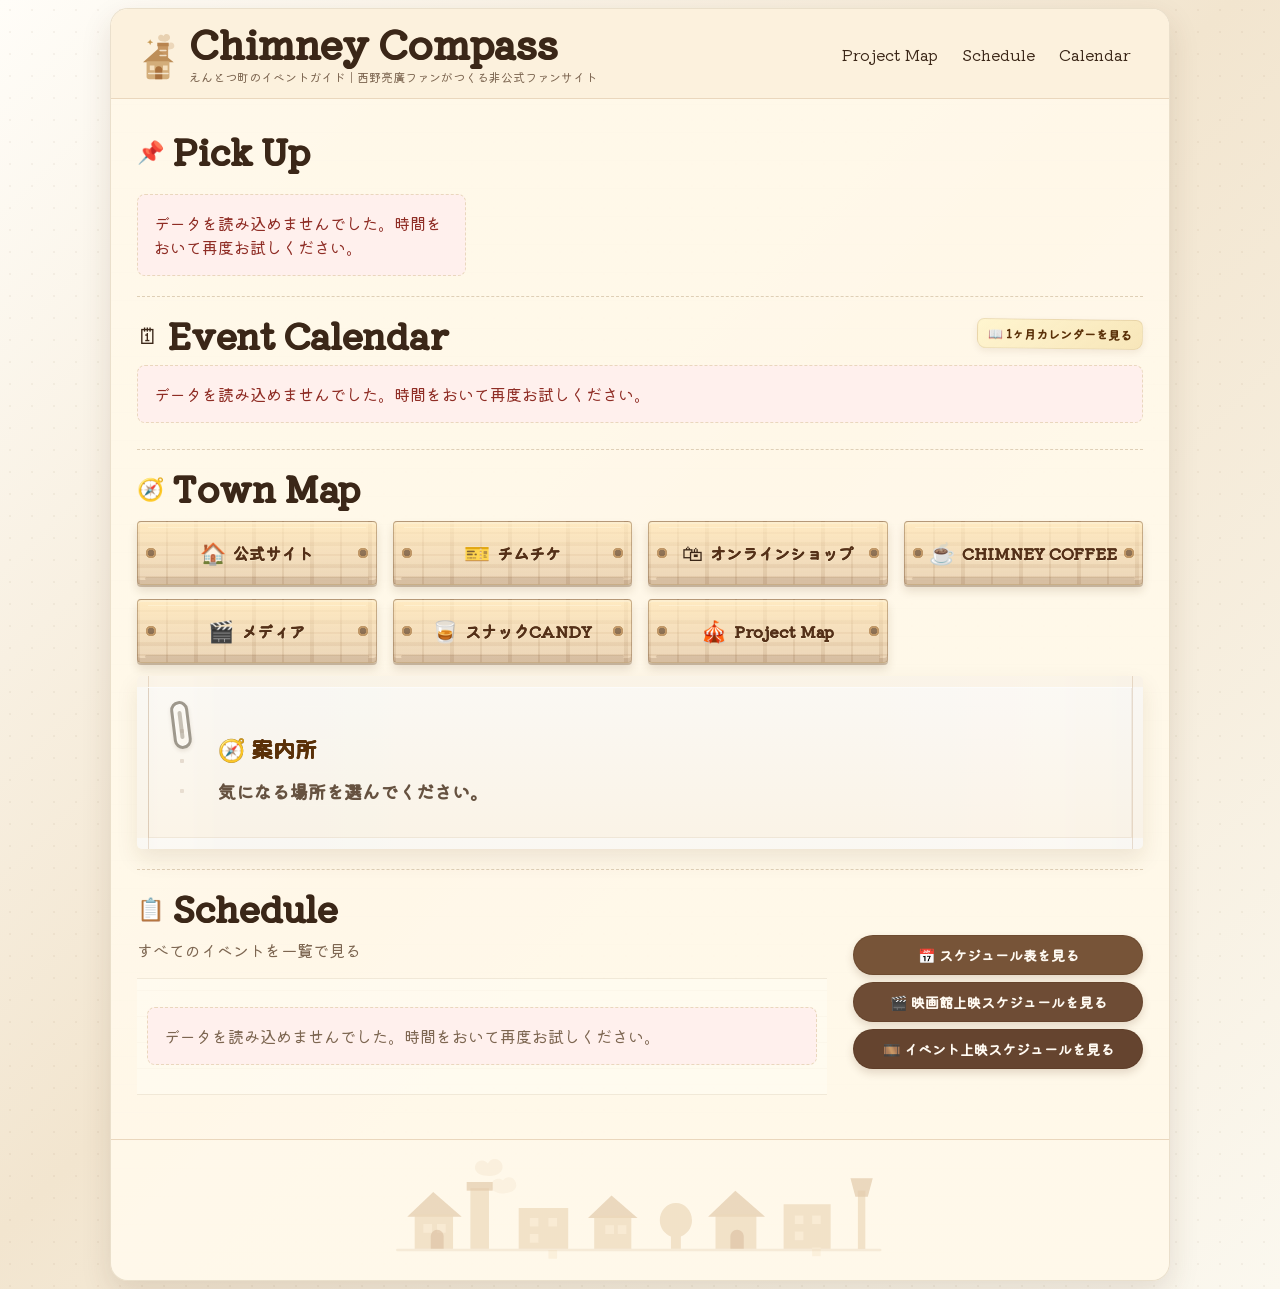
<file: index.html>
<!doctype html>
<html lang="ja">
  <head>
    <meta charset="utf-8">
    <meta name="viewport" content="width=device-width, initial-scale=1">
    <title>Chimney Compass</title>
    <link rel="preconnect" href="https://fonts.googleapis.com">
    <link rel="preconnect" href="https://fonts.gstatic.com" crossorigin>
    <link href="https://fonts.googleapis.com/css2?family=Kiwi+Maru:wght@400;500&display=swap" rel="stylesheet">
    <link rel="stylesheet" href="./assets/css/styles.css?v=20260921b">
    <script src="./assets/js/data.js?v=20260701b" defer></script>
    <script src="./assets/js/app.js?v=20260701b" defer></script>
  </head>
  <body>
    <div class="site-shell">
      <header class="site-header">
        <a class="brand" href="./index.html" aria-label="Chimney Compass トップへ">
          <span class="brand-mark" aria-hidden="true">
            <svg viewBox="0 0 56 72" role="img">
              <path class="chimney-smoke" d="M35 14c-4.7-.2-7.2-3.3-5.9-6.4 1.2-2.8 4.9-3 6.7-.8 1.8-3.6 6.6-3.3 8 .1 1.5 3.6-1.2 6.7-5.7 7.2-.9.1-1.9.1-3.1-.1Z"/>
              <path class="chimney-smoke smoke-two" d="M44 25c-4.3.7-7.5-1.4-7.2-4.6.3-3.1 4.1-4.5 6.4-2.4 1.7-2.8 5.8-2.2 6.8.9 1.2 3.8-1.3 5.8-6 6.1Z"/>
              <path class="chimney-star" d="M17 11l1.2 3.1 3.1 1.2-3.1 1.2L17 19.6l-1.2-3.1-3.1-1.2 3.1-1.2L17 11Z"/>
              <path class="chimney-stack" d="M30 19h10c1.2 0 2.2 1 2.2 2.2v19.5H27.8V21.2c0-1.2 1-2.2 2.2-2.2Z"/>
              <path class="chimney-lip" d="M27 16h16v5H27z"/>
              <path class="house-roof" d="M7 43.5 27.5 25 50 43.5H7Z"/>
              <path class="house-body" d="M12 42h32v21.5c0 1.9-1.6 3.5-3.5 3.5h-25c-1.9 0-3.5-1.6-3.5-3.5V42Z"/>
              <path class="house-door" d="M24 54c0-2.7 2.2-5 5-5s5 2.3 5 5v13H24V54Z"/>
              <path class="house-window" d="M16.5 48h6.5v6.5h-6.5zm18.5 0h6.5v6.5H35z"/>
              <path class="chimney-lines" d="M31 27h8M31 34h8M15 59h27"/>
            </svg>
          </span>
          <span>
            <span class="brand-title">Chimney Compass</span>
            <span class="brand-subtitle"><span class="brand-subtitle-line">えんとつ町のイベントガイド</span><span class="brand-subtitle-separator" aria-hidden="true">｜</span><span class="brand-subtitle-line">西野亮廣ファンがつくる非公式ファンサイト</span></span>
          </span>
        </a>
        <button class="menu-toggle" type="button" aria-expanded="false" aria-controls="site-nav" aria-label="メニュー">
          <span></span>
          <span></span>
          <span></span>
        </button>
        <nav class="site-nav" id="site-nav" aria-label="メインメニュー">
          <a href="./projects.html">Project Map</a>
          <a href="./schedule.html">Schedule</a>
          <a href="./calendar.html">Calendar</a>
        </nav>
      </header>

      <main>
        <section class="section">
          <div class="section-heading">
            <span class="section-icon" aria-hidden="true">📌</span>
            <h1>Pick Up</h1>
          </div>
          <div class="pickup-grid" data-pickups></div>
        </section>

        <section class="section">
          <div class="section-heading-row">
            <div class="section-heading">
              <span class="section-icon" aria-hidden="true">🗓</span>
              <h2>Event Calendar</h2>
            </div>
            <a class="calendar-index-link" href="./calendar.html">📖 1ヶ月カレンダーを見る</a>
          </div>
          <div class="calendar-strip" data-home-calendar></div>
          <div class="legend" data-calendar-legend></div>
        </section>

        <section class="section">
          <div class="section-heading">
            <span class="section-icon" aria-hidden="true">🧭</span>
            <h2>Town Map</h2>
          </div>
          <div class="town-grid" data-town-map></div>
        </section>

        <section class="section schedule-band">
          <div class="schedule-band-intro">
            <div class="section-heading">
              <span class="section-icon" aria-hidden="true">📋</span>
              <h2>Schedule</h2>
            </div>
            <p>すべてのイベントを一覧で見る</p>
          </div>
          <div class="home-three-day-guide" data-home-three-day-guide>
            <div class="home-guide-tabs" role="tablist" aria-label="日付を選択" data-home-guide-tabs></div>
            <div class="home-guide-panel" role="tabpanel" data-home-three-day-panel></div>
          </div>
          <div class="schedule-band-actions">
            <a class="button" href="./schedule.html">📅 スケジュール表を見る</a>
            <a class="button" href="./movie-schedule.html">🎬 映画館上映スケジュールを見る</a>
            <a class="button" href="./screening-schedule.html">🎞️ イベント上映スケジュールを見る</a>
          </div>
        </section>
      </main>

      <footer class="town-footer" aria-hidden="true">
        <span class="footer-town">
          <svg viewBox="0 0 420 86" role="img">
            <path class="town-smoke" d="M86 16c-7-.3-11-4.7-8.7-9.3 1.9-3.9 7.3-4 9.8-.7 2.5-5 9.4-4.5 11.4.3 2 5.1-2 9.3-8.8 9.8-1.1.1-2.3.1-3.7-.1Z"/>
            <path class="town-smoke smoke-two" d="M101 30c-6.8 1-11.8-2-11.1-6.8.6-4.6 6.2-6.4 9.5-3.4 2.6-4.1 8.6-3.2 10.2 1.4 1.8 5.5-2.1 8.3-8.6 8.8Z"/>
            <path class="town-house roof" d="M22 49 43 29l23 20H22Z"/>
            <path class="town-house body" d="M28 47h31v28H28z"/>
            <path class="town-window" d="M35 55h7v7h-7zm11 0h7v7h-7z"/>
            <path class="town-door" d="M41 65c0-3 2.3-5.5 5.2-5.5s5.2 2.5 5.2 5.5v10H41V65Z"/>
            <path class="town-stack" d="M73 26h15v49H73z"/>
            <path class="town-lip" d="M70 21h21v7H70z"/>
            <path class="town-building body" d="M112 42h40v33h-40z"/>
            <path class="town-window" d="M121 50h7v7h-7zm15 0h7v7h-7zm-15 13h7v7h-7zm15 13h7v7h-7z"/>
            <path class="town-house roof" d="M168 50 187 32l21 18h-40Z"/>
            <path class="town-house body" d="M173 48h30v27h-30z"/>
            <path class="town-window" d="M182 56h7v7h-7zm10 0h7v7h-7z"/>
            <path class="town-tree" d="M226 52c0-8 6-14 13-14s13 6 13 14c0 6-4 11-9 13v10h-8V65c-5-2-9-7-9-13Z"/>
            <path class="town-house roof" d="M265 49 287 28l24 21h-46Z"/>
            <path class="town-house body" d="M271 47h33v28h-33z"/>
            <path class="town-door" d="M283 65c0-3 2.4-5.5 5.4-5.5s5.4 2.5 5.4 5.5v10H283V65Z"/>
            <path class="town-building body" d="M326 39h38v36h-38z"/>
            <path class="town-window" d="M335 48h7v7h-7zm14 0h7v7h-7zm-14 13h7v7h-7zm14 13h7v7h-7z"/>
            <path class="town-lamp" d="M386 28h6v47h-6z"/>
            <path class="town-lamp-head" d="M380 18h18l-4 15h-10l-4-15Z"/>
            <path class="town-ground" d="M14 76h390"/>
          </svg>
        </span>
      </footer>
    </div>
  </body>
</html>
</file>
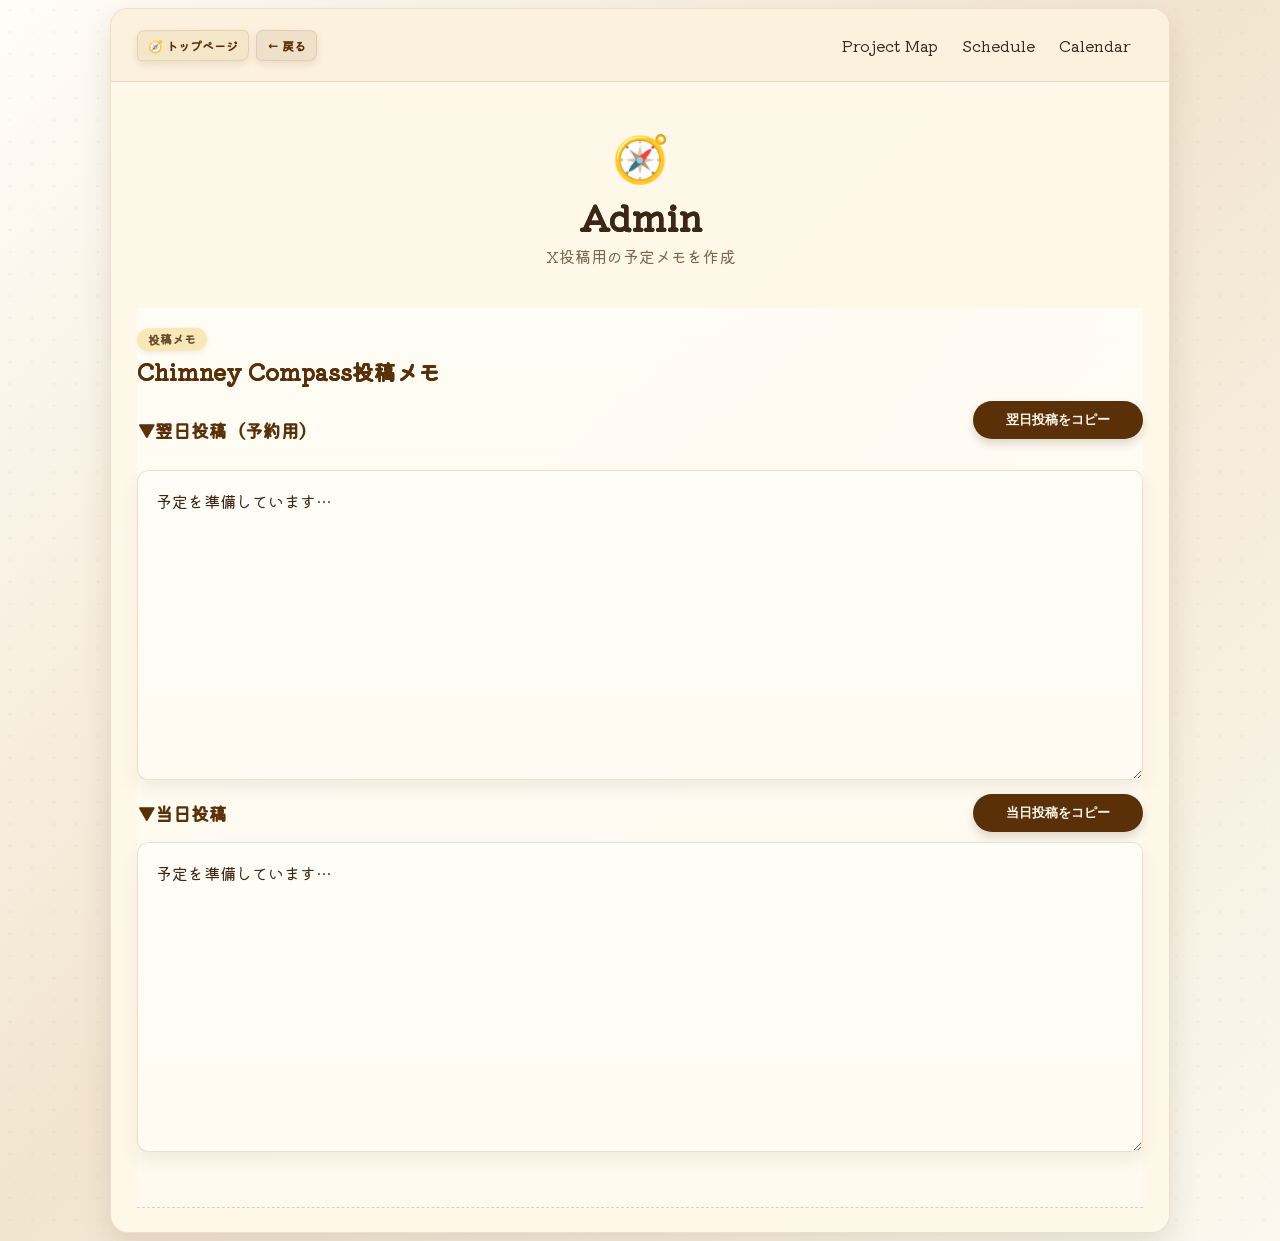
<file: admin.html>
<!doctype html>
<html lang="ja">
  <head>
    <meta charset="utf-8">
    <meta name="viewport" content="width=device-width, initial-scale=1">
    <title>Admin | Chimney Compass</title>
    <link rel="preconnect" href="https://fonts.googleapis.com">
    <link rel="preconnect" href="https://fonts.gstatic.com" crossorigin>
    <link href="https://fonts.googleapis.com/css2?family=Kiwi+Maru:wght@400;500&display=swap" rel="stylesheet">
    <link rel="stylesheet" href="./assets/css/styles.css?v=20260701b">
    <script src="./assets/js/data.js?v=20260701b" defer></script>
    <script src="./assets/js/app.js?v=20260701b" defer></script>
  </head>
  <body>
    <div class="site-shell page-shell">
      <header class="site-header compact">
        <a class="back-link" href="./index.html">‹ 戻る</a>
        <button class="menu-toggle" type="button" aria-expanded="false" aria-controls="site-nav" aria-label="メニュー">
          <span></span><span></span><span></span>
        </button>
        <nav class="site-nav" id="site-nav" aria-label="メインメニュー">
          <a href="./projects.html">Project Map</a>
          <a href="./schedule.html">Schedule</a>
          <a href="./calendar.html">Calendar</a>
        </nav>
      </header>
      <main>
        <section class="page-hero admin-page-hero">
          <span class="hero-icon" aria-hidden="true">🧭</span>
          <h1>Admin</h1>
          <p>X投稿用の予定メモを作成</p>
        </section>

        <section class="section admin-post-section">
          <div class="admin-post-heading">
            <div>
              <span class="admin-label">投稿メモ</span>
              <h2>Chimney Compass投稿メモ</h2>
            </div>
          </div>

          <article class="admin-post-card">
            <div class="admin-post-card-heading">
              <h3>▼翌日投稿（予約用）</h3>
              <div class="admin-copy-control">
                <button class="button admin-copy-button" type="button" data-admin-copy="tomorrow">翌日投稿をコピー</button>
                <p class="admin-copy-status admin-copy-status-inline" aria-live="polite" data-admin-copy-status="tomorrow"></p>
              </div>
            </div>
            <textarea class="admin-post-text" data-admin-post="tomorrow" readonly>予定を準備しています…</textarea>
          </article>

          <article class="admin-post-card">
            <div class="admin-post-card-heading">
              <h3>▼当日投稿</h3>
              <button class="button admin-copy-button" type="button" data-admin-copy="today">当日投稿をコピー</button>
            </div>
            <textarea class="admin-post-text" data-admin-post="today" readonly>予定を準備しています…</textarea>
          </article>

          <p class="admin-copy-status" aria-live="polite" data-admin-copy-status="today"></p>
        </section>
      </main>
    </div>
  </body>
</html>
</file>
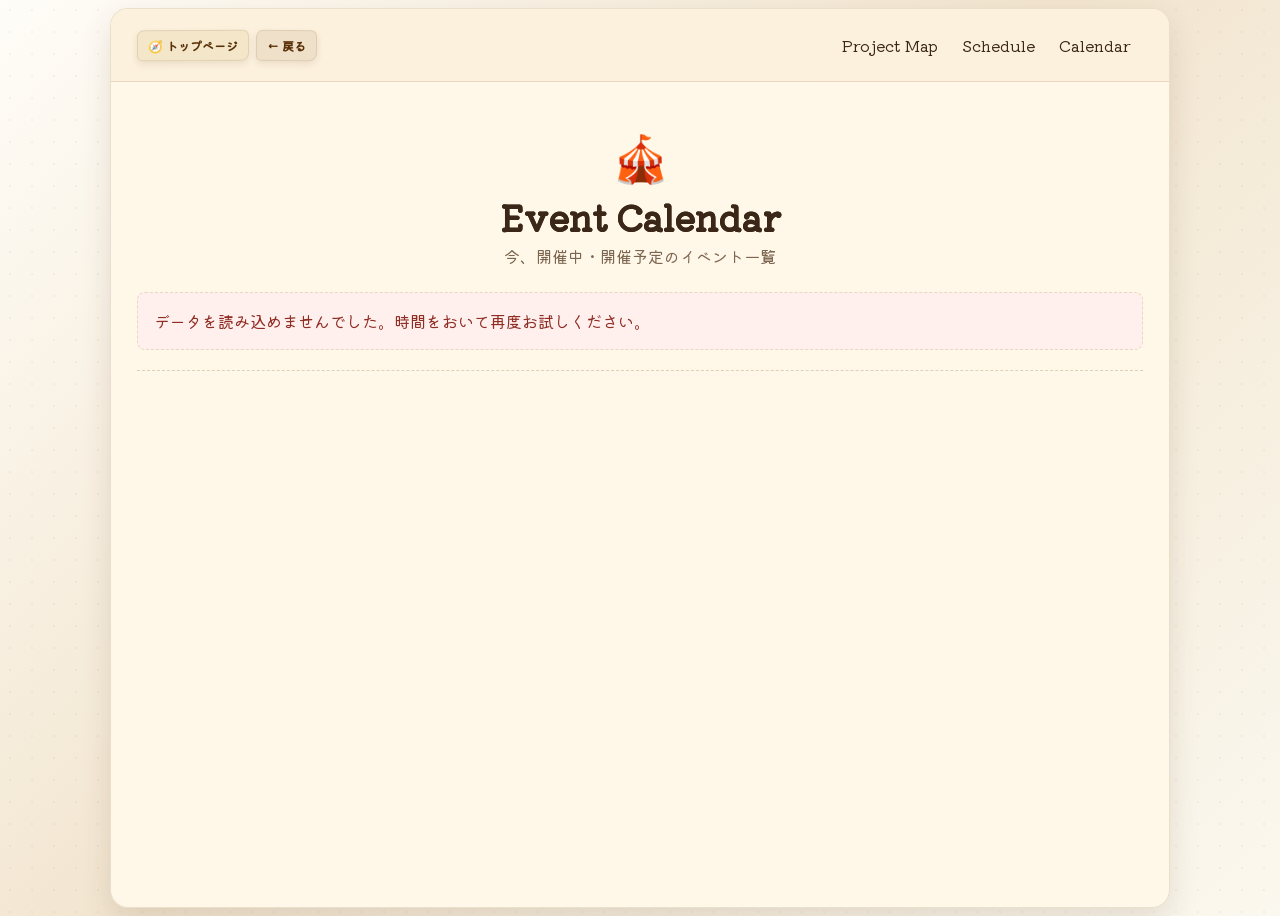
<file: calendar.html>
<!doctype html>
<html lang="ja">
  <head>
    <meta charset="utf-8">
    <meta name="viewport" content="width=device-width, initial-scale=1">
    <title>Event Calendar | Chimney Compass</title>
    <link rel="preconnect" href="https://fonts.googleapis.com">
    <link rel="preconnect" href="https://fonts.gstatic.com" crossorigin>
    <link href="https://fonts.googleapis.com/css2?family=Kiwi+Maru:wght@400;500&display=swap" rel="stylesheet">
    <link rel="stylesheet" href="./assets/css/styles.css?v=20260701b">
    <script src="./assets/js/data.js?v=20260701b" defer></script>
    <script src="./assets/js/app.js?v=20260701b" defer></script>
  </head>
  <body>
    <div class="site-shell page-shell">
      <header class="site-header compact">
        <a class="back-link" href="./index.html">‹ 戻る</a>
        <button class="menu-toggle" type="button" aria-expanded="false" aria-controls="site-nav" aria-label="メニュー">
          <span></span><span></span><span></span>
        </button>
        <nav class="site-nav" id="site-nav" aria-label="メインメニュー">
          <a href="./projects.html">Project Map</a>
          <a href="./schedule.html">Schedule</a>
          <a href="./calendar.html">Calendar</a>
        </nav>
      </header>
      <main>
        <section class="page-hero">
          <span class="hero-icon" aria-hidden="true">🎪</span>
          <h1>Event Calendar</h1>
          <p>今、開催中・開催予定のイベント一覧</p>
        </section>
        <section class="section calendar-page-section">
          <div class="calendar-page" data-calendar-list></div>
        </section>
      </main>
    </div>
  </body>
</html>
</file>
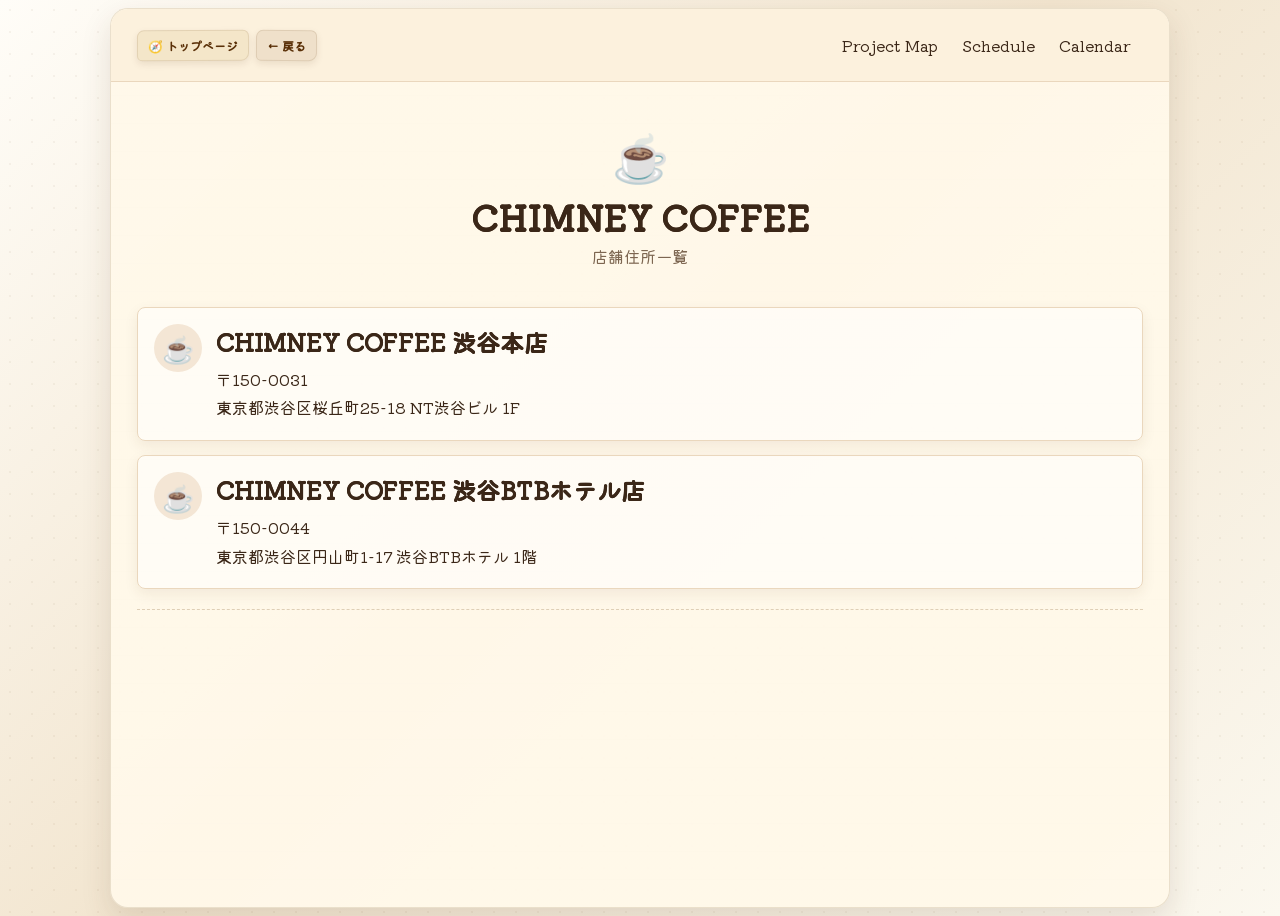
<file: coffee.html>
<!doctype html>
<html lang="ja">
  <head>
    <meta charset="utf-8">
    <meta name="viewport" content="width=device-width, initial-scale=1">
    <title>CHIMNEY COFFEE | Chimney Compass</title>
    <link rel="preconnect" href="https://fonts.googleapis.com">
    <link rel="preconnect" href="https://fonts.gstatic.com" crossorigin>
    <link href="https://fonts.googleapis.com/css2?family=Kiwi+Maru:wght@400;500&display=swap" rel="stylesheet">
    <link rel="stylesheet" href="./assets/css/styles.css?v=20260701b">
    <script src="./assets/js/data.js?v=20260701b" defer></script>
    <script src="./assets/js/app.js?v=20260701b" defer></script>
  </head>
  <body>
    <div class="site-shell page-shell">
      <header class="site-header compact">
        <a class="back-link" href="./index.html">‹ 戻る</a>
        <button class="menu-toggle" type="button" aria-expanded="false" aria-controls="site-nav" aria-label="メニュー">
          <span></span><span></span><span></span>
        </button>
        <nav class="site-nav" id="site-nav" aria-label="メインメニュー">
          <a href="./projects.html">Project Map</a>
          <a href="./schedule.html">Schedule</a>
          <a href="./calendar.html">Calendar</a>
        </nav>
      </header>
      <main>
        <section class="page-hero">
          <span class="hero-icon" aria-hidden="true">☕</span>
          <h1>CHIMNEY COFFEE</h1>
          <p>店舗住所一覧</p>
        </section>
        <section class="section">
          <div class="coffee-list" data-coffee-list></div>
        </section>
      </main>
    </div>
  </body>
</html>
</file>
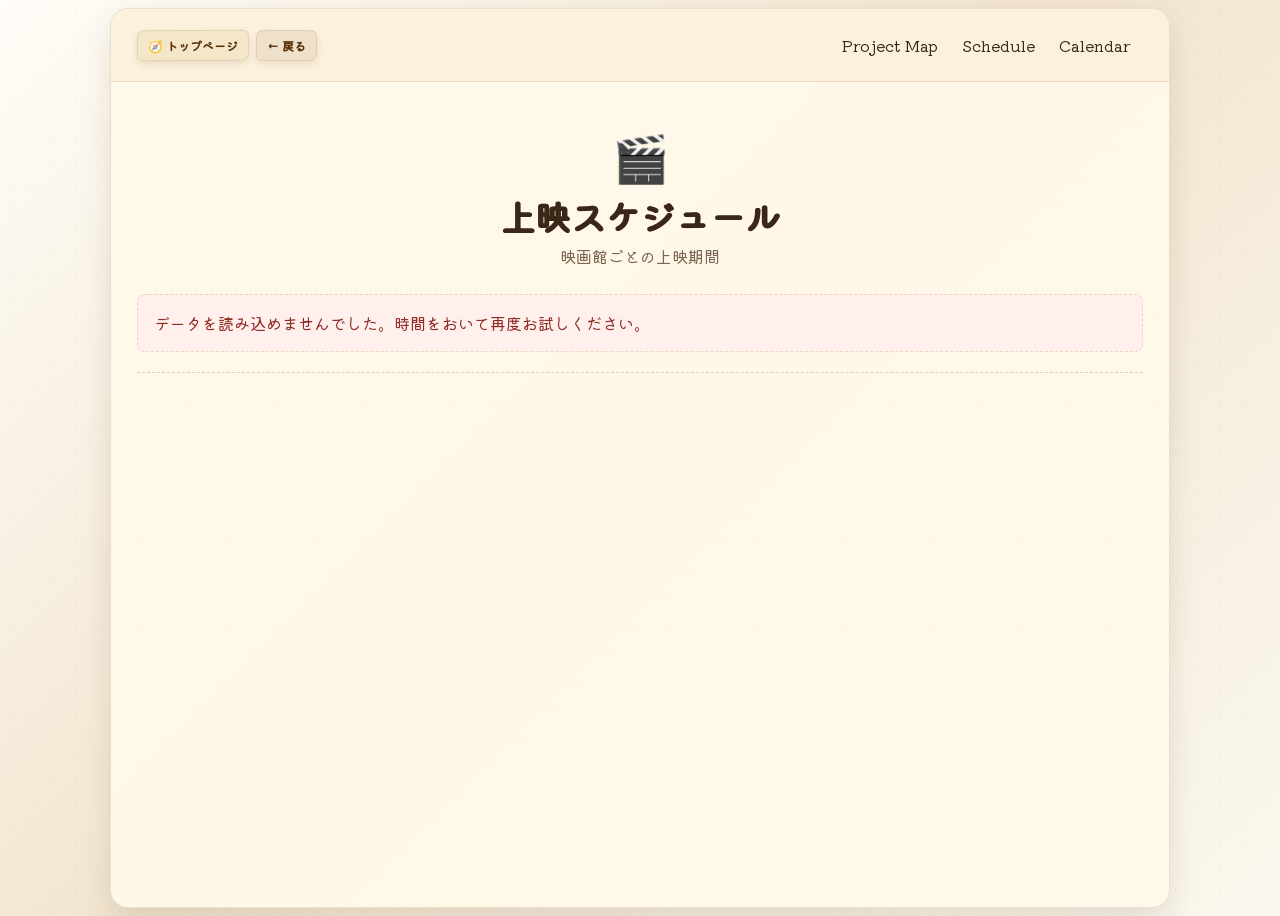
<file: movie-schedule.html>
<!doctype html>
<html lang="ja">
  <head>
    <meta charset="utf-8">
    <meta name="viewport" content="width=device-width, initial-scale=1">
    <title>上映スケジュール | Chimney Compass</title>
    <link rel="preconnect" href="https://fonts.googleapis.com">
    <link rel="preconnect" href="https://fonts.gstatic.com" crossorigin>
    <link href="https://fonts.googleapis.com/css2?family=Kiwi+Maru:wght@400;500&display=swap" rel="stylesheet">
    <link rel="stylesheet" href="./assets/css/styles.css?v=20260922a">
    <script src="./assets/js/data.js?v=20260701b" defer></script>
    <script src="./assets/js/app.js?v=20260922a" defer></script>
  </head>
  <body>
    <div class="site-shell page-shell wide-shell">
      <header class="site-header compact">
        <a class="back-link" href="./projects.html">‹ Project Map</a>
        <button class="menu-toggle" type="button" aria-expanded="false" aria-controls="site-nav" aria-label="メニュー">
          <span></span><span></span><span></span>
        </button>
        <nav class="site-nav" id="site-nav" aria-label="メインメニュー">
          <a href="./projects.html">Project Map</a>
          <a href="./schedule.html">Schedule</a>
          <a href="./calendar.html">Calendar</a>
        </nav>
      </header>
      <main>
        <section class="page-hero movie-page-hero">
          <span class="hero-icon" aria-hidden="true">🎬</span>
          <h1>上映スケジュール</h1>
          <p>映画館ごとの上映期間</p>
        </section>
        <section class="section movie-schedule-section">
          <div class="movie-schedule-page" data-movie-schedule></div>
        </section>
      </main>
    </div>
  </body>
</html>
</file>
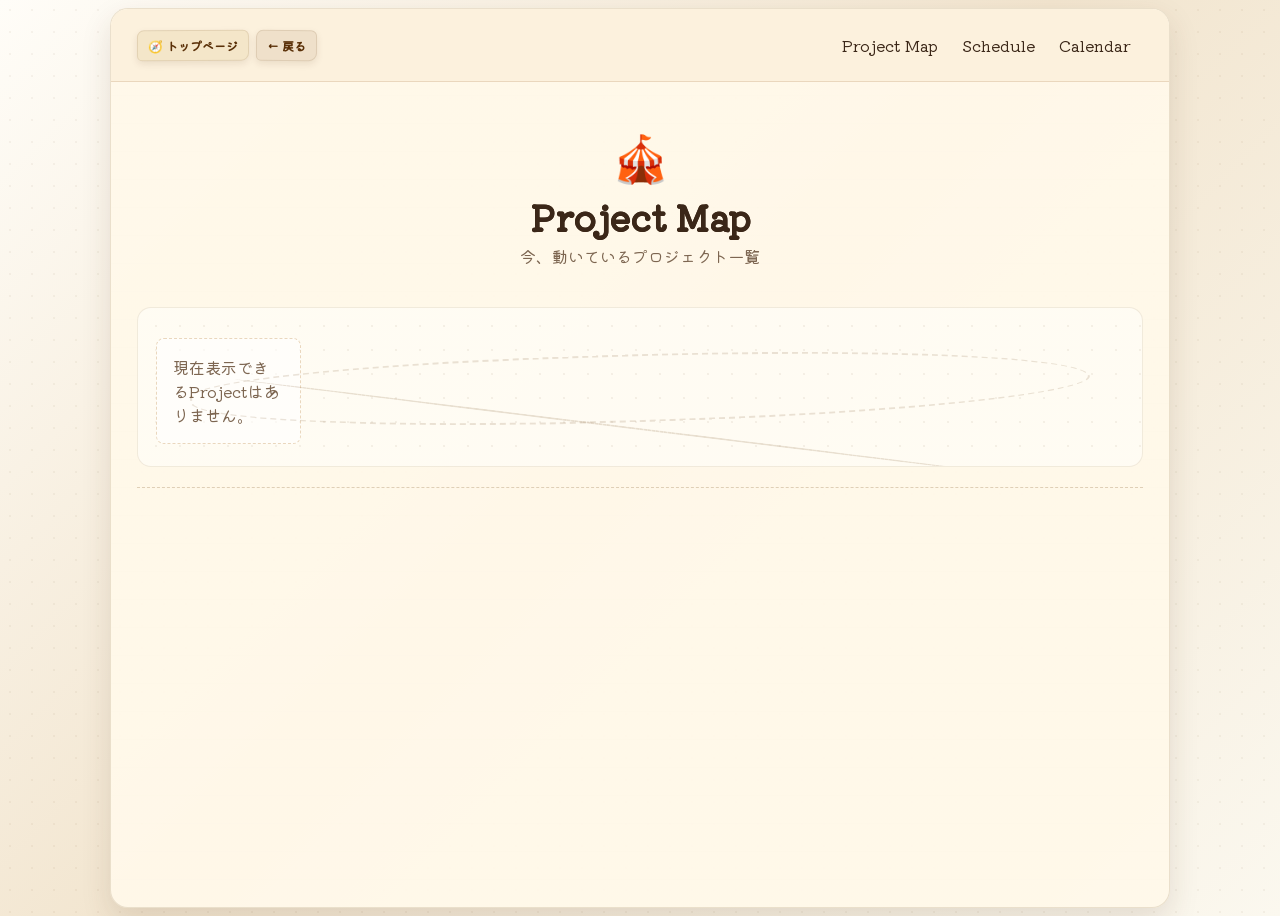
<file: project-map.html>
<!doctype html>
<html lang="ja">
  <head>
    <meta charset="utf-8">
    <meta name="viewport" content="width=device-width, initial-scale=1">
    <title>Project Map | Chimney Compass</title>
    <link rel="preconnect" href="https://fonts.googleapis.com">
    <link rel="preconnect" href="https://fonts.gstatic.com" crossorigin>
    <link href="https://fonts.googleapis.com/css2?family=Kiwi+Maru:wght@400;500&display=swap" rel="stylesheet">
    <link rel="stylesheet" href="./assets/css/styles.css?v=20260921c">
    <script src="./assets/js/data.js?v=20260701b" defer></script>
    <script src="./assets/js/app.js?v=20260701b" defer></script>
  </head>
  <body>
    <div class="site-shell page-shell">
      <header class="site-header compact">
        <a class="back-link" href="./index.html">‹ 戻る</a>
        <button class="menu-toggle" type="button" aria-expanded="false" aria-controls="site-nav" aria-label="メニュー">
          <span></span><span></span><span></span>
        </button>
        <nav class="site-nav" id="site-nav" aria-label="メインメニュー">
          <a href="./projects.html">Project Map</a>
          <a href="./schedule.html">Schedule</a>
          <a href="./calendar.html">Calendar</a>
        </nav>
      </header>
      <main>
        <section class="page-hero">
          <span class="hero-icon" aria-hidden="true">🎪</span>
          <h1>Project Map</h1>
          <p>今、動いているプロジェクト一覧</p>
        </section>
        <section class="section">
          <div class="project-list" data-project-map></div>
        </section>
      </main>
    </div>
  </body>
</html>
</file>
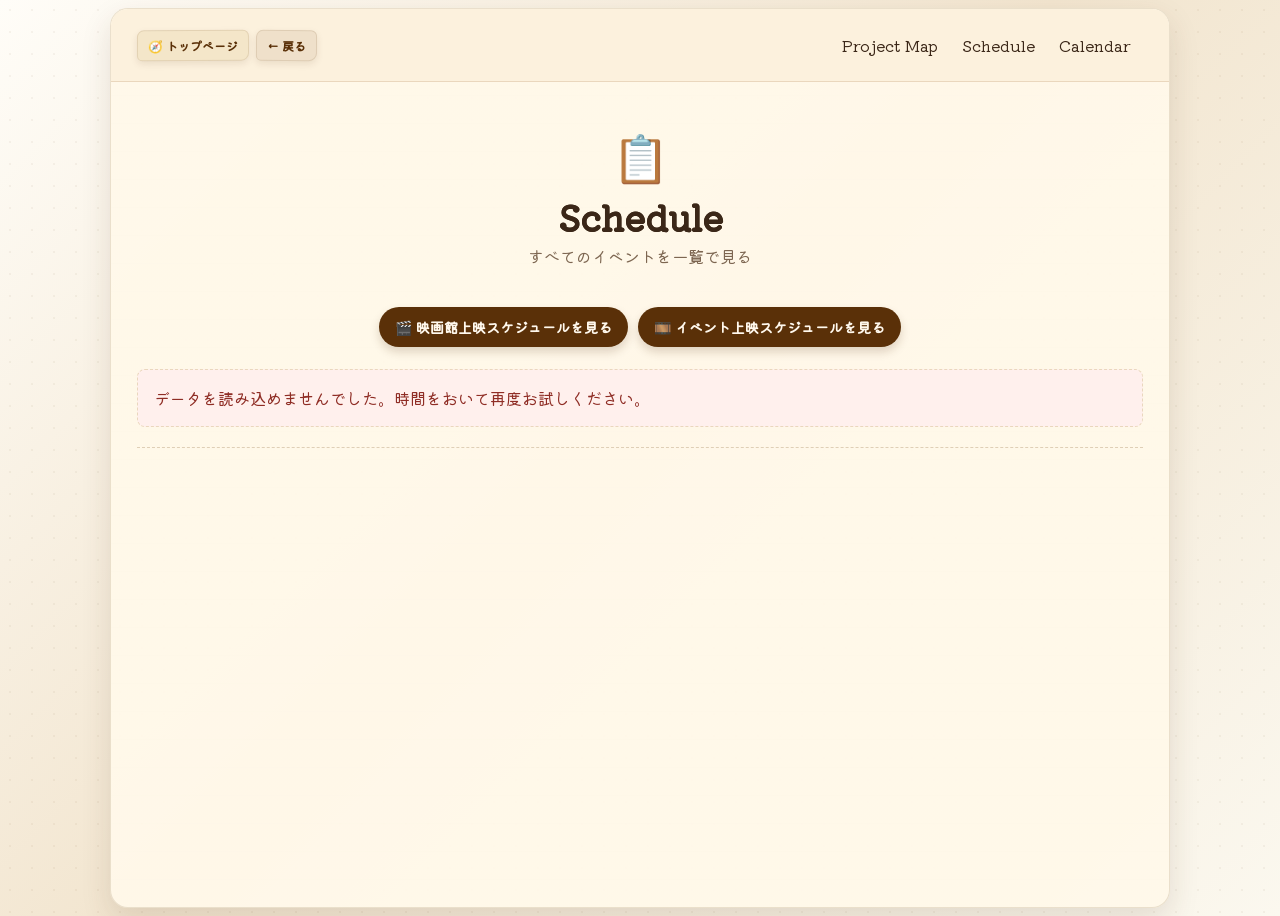
<file: schedule.html>
<!doctype html>
<html lang="ja">
  <head>
    <meta charset="utf-8">
    <meta name="viewport" content="width=device-width, initial-scale=1">
    <title>Schedule | Chimney Compass</title>
    <link rel="preconnect" href="https://fonts.googleapis.com">
    <link rel="preconnect" href="https://fonts.gstatic.com" crossorigin>
    <link href="https://fonts.googleapis.com/css2?family=Kiwi+Maru:wght@400;500&display=swap" rel="stylesheet">
    <link rel="stylesheet" href="./assets/css/styles.css?v=20260701b">
    <script src="./assets/js/data.js?v=20260701b" defer></script>
    <script src="./assets/js/app.js?v=20260701b" defer></script>
  </head>
  <body>
    <div class="site-shell page-shell wide-shell">
      <header class="site-header compact">
        <a class="back-link" href="./index.html">‹ 戻る</a>
        <button class="menu-toggle" type="button" aria-expanded="false" aria-controls="site-nav" aria-label="メニュー">
          <span></span><span></span><span></span>
        </button>
        <nav class="site-nav" id="site-nav" aria-label="メインメニュー">
          <a href="./projects.html">Project Map</a>
          <a href="./schedule.html">Schedule</a>
          <a href="./calendar.html">Calendar</a>
        </nav>
      </header>
      <main>
        <section class="page-hero">
          <span class="hero-icon" aria-hidden="true">📋</span>
          <h1>Schedule</h1>
          <p>すべてのイベントを一覧で見る</p>
        </section>
        <section class="section schedule-page-cards">
          <div class="schedule-page-actions" aria-label="上映関連スケジュール">
            <a class="button" href="./movie-schedule.html">🎬 映画館上映スケジュールを見る</a>
            <a class="button" href="./screening-schedule.html">🎞️ イベント上映スケジュールを見る</a>
          </div>
          <div class="schedule-card-list" data-schedule-cards></div>
        </section>
      </main>
    </div>
  </body>
</html>
</file>
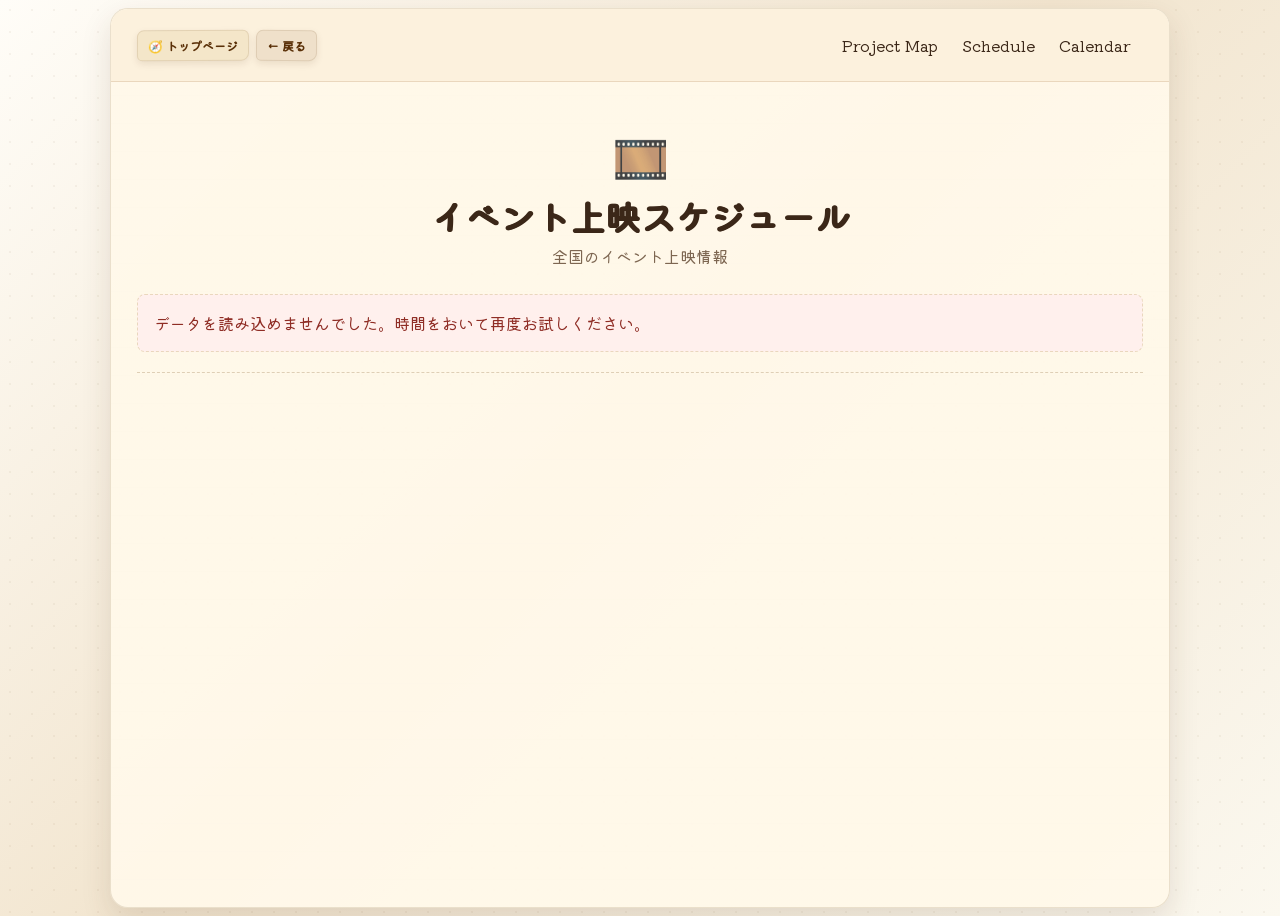
<file: screening-schedule.html>
<!doctype html>
<html lang="ja">
  <head>
    <meta charset="utf-8">
    <meta name="viewport" content="width=device-width, initial-scale=1">
    <title>イベント上映スケジュール | Chimney Compass</title>
    <link rel="preconnect" href="https://fonts.googleapis.com">
    <link rel="preconnect" href="https://fonts.gstatic.com" crossorigin>
    <link href="https://fonts.googleapis.com/css2?family=Kiwi+Maru:wght@400;500&display=swap" rel="stylesheet">
    <link rel="stylesheet" href="./assets/css/styles.css?v=20260701b">
    <script src="./assets/js/data.js?v=20260701b" defer></script>
    <script src="./assets/js/app.js?v=20260701b" defer></script>
  </head>
  <body>
    <div class="site-shell page-shell">
      <header class="site-header compact">
        <a class="back-link" href="./projects.html">‹ Project Map</a>
        <button class="menu-toggle" type="button" aria-expanded="false" aria-controls="site-nav" aria-label="メニュー">
          <span></span><span></span><span></span>
        </button>
        <nav class="site-nav" id="site-nav" aria-label="メインメニュー">
          <a href="./projects.html">Project Map</a>
          <a href="./schedule.html">Schedule</a>
          <a href="./calendar.html">Calendar</a>
        </nav>
      </header>
      <main>
        <section class="page-hero screening-page-hero">
          <span class="hero-icon" aria-hidden="true">🎞️</span>
          <h1>イベント上映スケジュール</h1>
          <p>全国のイベント上映情報</p>
        </section>
        <section class="section screening-schedule-section">
          <div class="screening-card-list" data-screening-schedule></div>
        </section>
      </main>
    </div>
  </body>
</html>
</file>
<file: assets/css/styles.css>
:root {
  --ink: #3b2718;
  --muted: #7d6651;
  --paper: #fff8e9;
  --paper-deep: #f5e8cf;
  --line: #ead7bd;
  --brown: #5a3008;
  --brown-soft: #7a5230;
  --shadow: 0 12px 30px rgba(78, 50, 22, 0.13);
  --radius: 8px;
  --heading-font: "Kiwi Maru", "Hiragino Maru Gothic ProN", "Yu Gothic", sans-serif;
}

* {
  box-sizing: border-box;
}

body {
  margin: 0;
  min-height: 100vh;
  color: var(--ink);
  font-family: "Kiwi Maru", "Hiragino Sans", "Yu Gothic", sans-serif;
  background:
    radial-gradient(circle at 10px 10px, rgba(105, 73, 34, 0.055) 1px, transparent 1px),
    linear-gradient(135deg, #fffdf8 0%, #f2e5cf 48%, #fbf8ef 100%);
  background-size: 22px 22px, auto;
}

a {
  color: inherit;
  text-decoration: none;
}

.site-shell {
  width: min(100% - 14px, 590px);
  margin: 8px auto;
  min-height: 100vh;
  background:
    linear-gradient(rgba(255, 248, 233, 0.96), rgba(255, 248, 233, 0.96)),
    repeating-linear-gradient(0deg, transparent, transparent 27px, rgba(177, 142, 93, 0.1) 28px);
  border: 1px solid rgba(117, 79, 39, 0.15);
  border-radius: 18px;
  box-shadow: var(--shadow);
  overflow: hidden;
}

.wide-shell {
  width: min(100%, 1040px);
}

.site-header {
  position: sticky;
  top: 0;
  z-index: 5;
  display: flex;
  align-items: center;
  justify-content: space-between;
  gap: 10px;
  min-height: 74px;
  padding: 13px clamp(14px, 4vw, 26px);
  background: rgba(252, 241, 220, 0.97);
  border-bottom: 1px solid var(--line);
  backdrop-filter: blur(10px);
}

.site-header.compact {
  min-height: 62px;
}

.brand {
  display: flex;
  align-items: center;
  gap: 10px;
}

.brand-mark {
  display: grid;
  place-items: center;
  width: 42px;
  height: 46px;
  color: #c79a65;
  line-height: 1;
}

.brand-mark svg {
  display: block;
  width: 40px;
  height: 52px;
  overflow: visible;
}

.chimney-stack,
.chimney-lip,
.house-roof,
.house-body,
.house-door,
.house-window {
  fill: currentColor;
}

.chimney-smoke {
  fill: rgba(210, 173, 127, 0.46);
  opacity: 1;
  transform-box: fill-box;
  transform-origin: center;
  transform: scale(1.08);
}

.smoke-two {
  opacity: 0.82;
}

.chimney-star {
  fill: #c99b54;
}

.chimney-stack {
  fill: #c79763;
}

.chimney-lip {
  fill: #b8844f;
}

.house-roof {
  fill: #bd8e58;
}

.house-body {
  fill: #d3ad7a;
}

.house-door {
  fill: #a9713d;
}

.house-window {
  fill: #f5dfbd;
}

.chimney-lines {
  fill: none;
  stroke: rgba(255, 248, 233, 0.74);
  stroke-linecap: round;
  stroke-width: 2.2;
}

.brand-title,
h1,
h2,
h3 {
  font-family: var(--heading-font);
  letter-spacing: 0;
}

.brand-title {
  display: block;
  font-size: clamp(28px, 6.5vw, 38px);
  font-weight: 800;
  line-height: 1.08;
  text-shadow: 0.018em 0 currentColor;
}

.brand-subtitle {
  display: block;
  margin-top: 5px;
  font-size: 12px;
  color: var(--muted);
}

.brand-subtitle-line {
  white-space: nowrap;
}

.menu-toggle {
  display: inline-grid;
  place-content: center;
  gap: 5px;
  width: 43px;
  height: 43px;
  border: 1px solid #dfc49f;
  border-radius: 50%;
  background: #f8e8cf;
  box-shadow: inset 0 0 0 2px rgba(255, 255, 255, 0.45);
  cursor: pointer;
}

.menu-toggle span {
  width: 19px;
  height: 3px;
  background: var(--ink);
  border-radius: 99px;
}

.site-nav {
  position: absolute;
  top: calc(100% + 8px);
  right: 18px;
  display: none;
  min-width: 190px;
  padding: 10px;
  background: #fff8ea;
  border: 1px solid var(--line);
  border-radius: var(--radius);
  box-shadow: var(--shadow);
}

.site-nav.is-open {
  display: grid;
}

.site-nav a {
  padding: 11px 12px;
  border-radius: 6px;
}

.site-nav a:hover {
  background: #f0dfc6;
}

main {
  padding: 14px clamp(13px, 4vw, 26px) 24px;
}

.section {
  padding: 17px 0 20px;
  border-bottom: 1px dashed #dfcfb6;
}

.section-heading,
.heading-link {
  display: flex;
  align-items: center;
  gap: 8px;
  margin-bottom: 11px;
}

.section-heading-row {
  display: flex;
  align-items: center;
  justify-content: space-between;
  gap: 10px;
  margin-bottom: 11px;
}

.section-heading-row .section-heading {
  margin-bottom: 0;
}

.calendar-index-link {
  display: inline-flex;
  align-items: center;
  justify-content: center;
  flex: 0 0 auto;
  max-width: 48%;
  padding: 6px 10px 7px;
  color: var(--brown);
  font-size: 12px;
  font-weight: 900;
  line-height: 1.25;
  background: linear-gradient(145deg, rgba(255, 244, 204, 0.9), rgba(246, 227, 177, 0.85));
  border: 1px solid rgba(120, 83, 40, 0.12);
  border-radius: 7px 7px 9px 9px;
  box-shadow: 0 3px 7px rgba(90, 48, 8, 0.08);
  transform: rotate(0.7deg);
  transition: transform 0.18s ease, box-shadow 0.18s ease, filter 0.18s ease;
}

.calendar-index-link:hover,
.calendar-index-link:focus-visible {
  transform: translateY(-2px) rotate(0.7deg);
  box-shadow: 0 7px 12px rgba(90, 48, 8, 0.13);
  filter: saturate(1.03);
}

.section-heading h1,
.section-heading h2,
.page-hero h1 {
  margin: 0;
  font-size: clamp(26px, 6.5vw, 35px);
  font-weight: 800;
  line-height: 1.14;
  text-shadow: 0.018em 0 currentColor;
}

.section-icon {
  font-size: 22px;
}

.pickup-grid {
  display: grid;
  grid-template-columns: repeat(3, minmax(0, 1fr));
  gap: 9px;
  margin-top: 24px;
}

.pickup-card {
  position: relative;
  display: grid;
  justify-items: center;
  min-height: 102px;
  padding: 22px 8px 11px;
  text-align: center;
  background:
    linear-gradient(90deg, rgba(150, 106, 56, 0.035) 1px, transparent 1px),
    radial-gradient(circle at 10px 10px, rgba(139, 99, 52, 0.032) 1px, transparent 1.5px),
    linear-gradient(180deg, #fff9ee 0%, #fbefd9 100%);
  background-size: 24px 100%, 18px 18px, auto;
  border: 1px solid #ead8bd;
  border-radius: 7px;
  box-shadow:
    0 1px 4px rgba(85, 54, 21, 0.065),
    inset 0 0 0 1px rgba(255, 255, 255, 0.42);
  transition: transform 0.24s ease, box-shadow 0.24s ease;
}

.pickup-card::after {
  content: "";
  position: absolute;
  inset: 4px;
  pointer-events: none;
  border: 1px solid rgba(198, 157, 106, 0.12);
  border-radius: 5px;
}

.pickup-card:hover,
.pickup-card:focus-visible {
  transform: translateY(-2px);
  box-shadow:
    0 4px 9px rgba(85, 54, 21, 0.105),
    inset 0 0 0 1px rgba(255, 255, 255, 0.45);
}

.pickup-card::before {
  content: "";
  position: absolute;
  top: -7px;
  left: 50%;
  width: 68px;
  height: 16px;
  opacity: 0.84;
  transform: translateX(-50%) rotate(-2deg);
  background: repeating-linear-gradient(135deg, rgba(255,255,255,.25) 0 5px, transparent 5px 10px), #ef9c8f;
}

.pickup-card.tape-2::before {
  background-color: #a9cf8c;
  transform: translateX(-50%) rotate(2deg);
}

.pickup-card.tape-3::before {
  background-color: #f2ca91;
}

.pickup-icon {
  font-size: 22px;
}

.pickup-card strong {
  margin: 6px 0 5px;
  font-size: 14px;
  line-height: 1.3;
}

.pickup-card span:last-child {
  color: var(--muted);
  font-size: 11px;
  line-height: 1.45;
}

.section-actions {
  display: flex;
  flex-wrap: wrap;
  justify-content: flex-end;
  gap: 8px;
  margin-top: 12px;
}

.button {
  display: inline-flex;
  align-items: center;
  justify-content: center;
  min-height: 38px;
  padding: 9px 18px;
  color: #fff8ed;
  font-weight: 700;
  background: var(--brown);
  border: 0;
  border-radius: 999px;
  box-shadow: 0 5px 10px rgba(80, 43, 10, 0.18);
  transition: transform 0.24s ease, box-shadow 0.24s ease, filter 0.24s ease;
}

.button:hover,
.button:focus-visible {
  transform: translateY(-2px);
  box-shadow: 0 9px 16px rgba(80, 43, 10, 0.25);
  filter: saturate(1.04);
}

.button-soft {
  background: #7b5535;
}

.button-small {
  min-height: 34px;
  padding: 8px 15px;
  font-size: 13px;
}

.calendar-strip {
  display: grid;
  gap: 5px;
  overflow: visible;
  padding: 0 0 6px;
}

.calendar-weekdays,
.calendar-days {
  display: grid;
  grid-template-columns: repeat(7, minmax(0, 1fr));
  gap: 8px;
}

.calendar-weekday {
  display: grid;
  place-items: center;
  min-width: 0;
  padding: 2px 0 5px;
  color: var(--muted);
  font-size: 16px;
  font-weight: 800;
  line-height: 1;
}

.day-card {
  display: grid;
  justify-items: stretch;
  align-content: start;
  min-width: 0;
  min-height: 132px;
  padding: 11px 8px 12px;
  background: rgba(255, 255, 255, 0.86);
  border: 1px solid #e2d8ca;
  border-radius: 8px;
}

.day-date {
  justify-self: center;
  color: var(--ink);
  font-size: 14px;
  line-height: 1;
}

.mobile-weekday {
  display: none;
}

.has-event {
  background: #fff4f0;
}

.event-pill {
  display: inline-flex;
  max-width: 100%;
  padding: 3px 5px;
  margin-top: 5px;
  border-radius: 999px;
  font-size: 10px;
  line-height: 1.25;
  overflow: hidden;
  text-overflow: ellipsis;
  white-space: nowrap;
}

.day-card .event-pill {
  display: block;
  white-space: normal;
  word-break: keep-all;
  overflow-wrap: anywhere;
}

.day-events {
  display: grid;
  gap: 9px;
  width: 100%;
  margin-top: 14px;
}

.day-event {
  position: relative;
  display: inline-block;
  justify-self: start;
  min-width: 0;
  width: auto;
  max-width: 100%;
  padding: 9px 12px 10px;
  border: 0;
  border-radius: 3px;
  color: inherit;
  cursor: pointer;
  font: inherit;
  text-align: left;
  box-shadow: 0 1px 2px rgba(92, 61, 28, 0.12);
  transform: rotate(-1deg);
  transition: transform 0.22s ease, box-shadow 0.22s ease, filter 0.22s ease;
  clip-path: polygon(0 0, 96% 0, 100% 10%, 96% 20%, 100% 30%, 96% 40%, 100% 50%, 96% 60%, 100% 70%, 96% 80%, 100% 90%, 96% 100%, 0 100%, 4% 90%, 0 80%, 4% 70%, 0 60%, 4% 50%, 0 40%, 4% 30%, 0 20%, 4% 10%);
}

.day-event:hover,
.day-event:focus-visible {
  transform: translateY(-1px) rotate(-1deg);
  box-shadow: 0 4px 8px rgba(92, 61, 28, 0.16);
  filter: saturate(1.04);
}

.day-event::before,
.day-event::after {
  content: "";
  position: absolute;
  top: 0;
  width: 6px;
  height: 100%;
  opacity: 0.28;
  background: repeating-linear-gradient(135deg, rgba(255,255,255,.55) 0 3px, transparent 3px 6px);
}

.day-event::before {
  left: 0;
}

.day-event::after {
  right: 0;
}

.tape-label.tape-1 { background: #f8d5dc; }
.tape-label.tape-2 { background: #dcefcf; transform: rotate(1deg); }
.tape-label.tape-3 { background: #fff0b8; }
.tape-label.tape-4 { background: #d7edf6; transform: rotate(0.6deg); }
.tape-label.tape-5 { background: #ead8f4; transform: rotate(-0.6deg); }

.day-event:nth-child(even) {
  transform: rotate(1deg);
}

.day-event:nth-child(even):hover,
.day-event:nth-child(even):focus-visible,
.tape-label.tape-2:hover,
.tape-label.tape-2:focus-visible {
  transform: translateY(-1px) rotate(1deg);
}

.tape-label.tape-4:hover,
.tape-label.tape-4:focus-visible {
  transform: translateY(-1px) rotate(0.6deg);
}

.tape-label.tape-5:hover,
.tape-label.tape-5:focus-visible {
  transform: translateY(-1px) rotate(-0.6deg);
}

.day-area,
.day-title {
  display: block;
  line-height: 1.25;
  word-break: keep-all;
  overflow-wrap: normal;
  text-shadow: 0.01em 0 currentColor;
}

.day-area {
  margin-bottom: 2px;
  color: #5f574d;
  font-size: 14px;
  font-weight: 900;
  text-shadow: none;
}

.day-title {
  color: var(--brown);
  font-size: 17px;
  font-weight: 800;
}

.section:has([data-home-calendar]) .section-actions {
  justify-content: center;
}

.section:has([data-home-calendar]) .button {
  width: min(78%, 760px);
}

.status-message {
  margin: 0;
  padding: 16px;
  color: var(--muted);
  background: rgba(255, 255, 255, 0.56);
  border: 1px dashed var(--line);
  border-radius: var(--radius);
}

.status-error {
  color: #8f2d25;
  background: #fff0ed;
}

.day-card small {
  max-width: 100%;
  margin-top: 3px;
  color: var(--muted);
  font-size: 10px;
  line-height: 1.2;
  overflow: hidden;
  text-overflow: ellipsis;
  white-space: nowrap;
}

.legend {
  display: none;
  flex-wrap: wrap;
  gap: 10px 16px;
  color: var(--muted);
  font-size: 13px;
}

.legend span {
  display: inline-flex;
  align-items: center;
  gap: 6px;
}

.legend i {
  width: 12px;
  height: 12px;
  border-radius: 50%;
}

.green { background-color: #eef6e5; }
.violet { background-color: #f3ecf6; }
.cream { background-color: #f8efe3; }
.yellow { background-color: #fff7d8; }
.blue { background-color: #eaf5f7; }
.pink { background-color: #f9eaec; }

.town-grid {
  display: grid;
  gap: 13px;
  margin-top: 14px;
}

.town-card-grid {
  display: grid;
  grid-template-columns: repeat(auto-fit, minmax(168px, 1fr));
  gap: 14px 16px;
  align-items: center;
}

.town-card {
  position: relative;
  isolation: isolate;
  display: flex;
  align-items: center;
  justify-content: center;
  gap: 7px;
  min-height: 64px;
  padding: 12px 18px;
  overflow: hidden;
  text-align: center;
  background:
    radial-gradient(circle at 13px 50%, rgba(74, 42, 17, 0.6) 0 3px, rgba(172, 124, 70, 0.72) 3px 5px, transparent 5.5px),
    radial-gradient(circle at calc(100% - 13px) 50%, rgba(74, 42, 17, 0.6) 0 3px, rgba(172, 124, 70, 0.72) 3px 5px, transparent 5.5px),
    linear-gradient(180deg, rgba(255, 230, 184, 0.82), rgba(184, 125, 62, 0.28)),
    repeating-linear-gradient(0deg, rgba(119, 67, 25, 0.1) 0 2px, transparent 2px 10px),
    repeating-linear-gradient(90deg, rgba(91, 51, 20, 0.12) 0 2px, transparent 2px 28px);
  background-size: auto, auto, auto, 100% 22px, 58px 100%;
  border: 1px solid rgba(97, 59, 26, 0.34);
  border-radius: 4px;
  box-shadow:
    inset 0 2px 0 rgba(255, 250, 235, 0.38),
    inset 0 -4px 0 rgba(94, 54, 22, 0.14),
    0 2px 0 rgba(99, 57, 23, 0.28),
    0 6px 10px rgba(85, 54, 21, 0.14);
  color: inherit;
  cursor: pointer;
  font: inherit;
  transform: none;
  transition: transform 0.2s ease, box-shadow 0.2s ease, border-color 0.2s ease, background-color 0.2s ease;
}

.town-card-multi {
  flex-direction: column;
  gap: 0;
  align-items: center;
  justify-content: center;
}

.town-card::before {
  content: "";
  position: absolute;
  inset: 5px 10px auto;
  height: 1px;
  background: rgba(255, 248, 224, 0.42);
}

.town-card::after {
  content: "";
  position: absolute;
  inset: auto 7px 4px;
  height: 3px;
  background: rgba(77, 43, 17, 0.13);
  border-radius: 999px;
}

.town-card:hover,
.town-card:focus-visible,
.town-card[aria-expanded="true"] {
  transform: translateY(-1px);
  border-color: rgba(91, 56, 24, 0.34);
  box-shadow:
    inset 0 2px 0 rgba(255, 250, 235, 0.44),
    inset 0 -4px 0 rgba(94, 54, 22, 0.16),
    0 2px 0 rgba(99, 57, 23, 0.3),
    0 8px 13px rgba(85, 54, 21, 0.16);
}

.town-icon {
  flex: 0 0 auto;
  font-size: 21px;
  line-height: 1;
}

.town-heading {
  display: inline-flex;
  align-items: center;
  justify-content: center;
  gap: 7px;
}

.town-title {
  color: #543018;
  font-family: var(--heading-font);
  font-size: 16px;
  font-weight: 800;
  line-height: 1.25;
  text-shadow: 0.014em 0 currentColor, 0 1px 0 rgba(255, 248, 220, 0.48);
}

.town-card-multi .town-heading {
  transition: transform 0.2s ease;
}

.town-note {
  position: relative;
  min-height: 166px;
  padding: 46px 36px 30px 70px;
  overflow: hidden;
  color: #4a3829;
  font-size: 18px;
  font-weight: 800;
  line-height: 1.85;
  background:
    linear-gradient(90deg, rgba(155, 104, 52, 0.2) 0 1px, transparent 1px 100%),
    radial-gradient(circle at 34px 44px, rgba(115, 77, 42, 0.18) 0 2px, transparent 2.5px),
    radial-gradient(circle at 34px 74px, rgba(115, 77, 42, 0.16) 0 2px, transparent 2.5px),
    radial-gradient(circle at 34px 104px, rgba(115, 77, 42, 0.14) 0 2px, transparent 2.5px),
    linear-gradient(rgba(255, 255, 252, 0.96), rgba(255, 250, 239, 0.96)),
    repeating-linear-gradient(0deg, transparent 0 32px, rgba(126, 92, 50, 0.11) 33px),
    linear-gradient(90deg, #7a451d, #a56e35 4%, #6b3b18 8%, #915b2a 92%, #5f3214);
  background-origin: padding-box, padding-box, padding-box, padding-box, padding-box, padding-box, border-box;
  border: 11px solid transparent;
  border-radius: 5px;
  box-shadow:
    inset 0 1px 0 rgba(255, 255, 255, 0.82),
    inset 0 0 0 1px rgba(115, 76, 38, 0.08),
    0 10px 22px rgba(85, 54, 21, 0.1);
}

.town-note-clip {
  position: absolute;
  top: 14px;
  left: 24px;
  width: 18px;
  height: 48px;
  background: transparent;
  border: 3px solid rgba(126, 119, 106, 0.74);
  border-radius: 999px;
  box-shadow:
    inset 0 0 0 1px rgba(255, 255, 255, 0.55),
    0 2px 4px rgba(74, 45, 21, 0.11);
  transform: rotate(-7deg);
}

.town-note-clip::after {
  content: "";
  position: absolute;
  inset: 7px 4px;
  border-radius: 999px;
  border: 2px solid rgba(171, 164, 151, 0.66);
  background: transparent;
}

.town-note h3 {
  position: relative;
  z-index: 1;
  margin: 0 0 10px;
  color: var(--brown);
  font-family: var(--heading-font);
  font-size: 22px;
  font-weight: 900;
  line-height: 1.45;
  text-shadow: 0.014em 0 currentColor;
}

.town-note-empty {
  position: relative;
  z-index: 1;
  margin: 0;
  color: #665240;
}

.town-note-description {
  position: relative;
  z-index: 1;
  margin: 0 0 8px;
  color: #665240;
}

.town-note-links {
  position: relative;
  z-index: 1;
  display: grid;
  gap: 5px;
}

.town-note-link {
  display: inline-flex;
  width: fit-content;
  max-width: 100%;
  color: #5a3b22;
  font-size: 18px;
  font-weight: 900;
  text-decoration: none;
  overflow-wrap: anywhere;
  background: linear-gradient(transparent 67%, rgba(244, 218, 162, 0.42) 67%);
  transition: color 0.18s ease, transform 0.18s ease;
}

.town-note-link:hover,
.town-note-link:focus-visible {
  color: var(--brown);
  transform: translateX(3px);
}

.town-note.has-project-preview {
  min-height: 360px;
}

.town-note.has-project-preview h3,
.town-note.has-project-preview .town-note-description,
.town-note.has-project-preview .town-note-links {
  max-width: 38%;
}

.town-project-watermark {
  position: absolute;
  top: 82px;
  right: 38px;
  bottom: 38px;
  left: 47%;
  z-index: 0;
  display: grid;
  grid-template-columns: repeat(2, minmax(0, 1fr));
  align-content: start;
  gap: 10px 16px;
  overflow: hidden;
  color: rgba(91, 72, 52, 0.58);
  font-family: var(--heading-font);
  font-size: 20px;
  font-weight: 900;
  line-height: 1.28;
  letter-spacing: 0;
  pointer-events: none;
  user-select: none;
}

.town-project-watermark span {
  display: block;
  max-width: 100%;
  min-width: 0;
  overflow-wrap: anywhere;
  white-space: normal;
}

.town-project-watermark span:nth-child(2n) {
  color: rgba(91, 72, 52, 0.48);
}

.town-project-watermark span:nth-child(3n) {
  color: rgba(91, 72, 52, 0.66);
}

.coffee-list {
  display: grid;
  gap: 14px;
}

.coffee-card {
  display: grid;
  grid-template-columns: auto 1fr;
  gap: 14px;
  padding: 16px;
  background: rgba(255, 255, 255, 0.56);
  border: 1px solid var(--line);
  border-radius: var(--radius);
  box-shadow: 0 5px 14px rgba(85, 54, 21, 0.08);
  transition: transform 0.24s ease, box-shadow 0.24s ease;
}

.coffee-card:hover {
  transform: translateY(-2px);
  box-shadow: 0 9px 18px rgba(85, 54, 21, 0.13);
}

.coffee-icon {
  display: grid;
  place-items: center;
  width: 48px;
  height: 48px;
  background: #f4e6d5;
  border-radius: 50%;
  font-size: 26px;
}

.coffee-card h2 {
  margin: 0 0 8px;
  font-size: 24px;
  font-weight: 800;
  text-shadow: 0.014em 0 currentColor;
}

.coffee-card p {
  margin: 3px 0;
  line-height: 1.6;
}

.schedule-band {
  display: grid;
  grid-template-columns: minmax(0, 1fr) 290px;
  gap: 16px 26px;
  border-bottom: 0;
}

.schedule-band-intro {
  grid-column: 1;
}

.schedule-band p {
  margin: 0;
  color: var(--muted);
}

.home-three-day-guide {
  grid-column: 1;
  min-width: 0;
  padding: 9px 10px 11px;
  background:
    repeating-linear-gradient(0deg, transparent 0 25px, rgba(158, 118, 70, 0.055) 26px),
    rgba(255, 252, 245, 0.48);
  border-top: 1px solid rgba(139, 96, 48, 0.12);
  border-bottom: 1px solid rgba(139, 96, 48, 0.12);
}

.home-guide-tabs {
  display: grid;
  grid-template-columns: repeat(3, minmax(0, 1fr));
  gap: 6px;
  margin: 10px 0 9px;
}

.home-guide-tab {
  display: grid;
  gap: 1px;
  min-width: 0;
  min-height: 43px;
  padding: 5px 8px 6px;
  color: var(--brown);
  font: inherit;
  background: #fff9ed;
  border: 1px solid rgba(139, 96, 48, 0.14);
  border-radius: 3px;
  box-shadow: 0 2px 4px rgba(90, 48, 8, 0.06);
  clip-path: polygon(0 0, 100% 0, 100% 38%, 95% 50%, 100% 62%, 100% 100%, 0 100%, 0 62%, 5% 50%, 0 38%);
  cursor: pointer;
  transition: transform 0.18s ease, box-shadow 0.18s ease, background-color 0.18s ease;
}

.home-guide-tab strong {
  font-size: 13px;
  font-weight: 900;
}

.home-guide-tab span {
  color: var(--muted);
  font-size: 9px;
  font-weight: 800;
}

.home-guide-tab:hover,
.home-guide-tab:focus-visible {
  transform: translateY(-2px);
  box-shadow: 0 5px 9px rgba(90, 48, 8, 0.11);
}

.home-guide-tab.is-active {
  background: #ead6b3;
  border-color: rgba(112, 72, 29, 0.2);
  box-shadow: 0 5px 10px rgba(90, 48, 8, 0.13);
  transform: translateY(-2px);
}

.home-guide-panel {
  min-height: 76px;
}

.home-guide-list {
  display: grid;
  gap: 5px;
}

.home-guide-item {
  padding: 11px 12px;
  background:
    radial-gradient(circle at 8px 7px, rgba(139, 96, 48, 0.025) 1px, transparent 1.5px),
    rgba(255, 253, 247, 0.88);
  background-size: 15px 15px, auto;
  clip-path: polygon(
    0 4%, 5% 1%, 11% 4%, 18% 1%, 25% 3%, 33% 0, 42% 3%, 50% 1%,
    59% 4%, 68% 1%, 76% 3%, 85% 0, 93% 3%, 100% 1%,
    100% 96%, 94% 99%, 87% 96%, 79% 100%, 71% 97%, 63% 99%, 54% 96%,
    46% 100%, 37% 97%, 29% 99%, 21% 96%, 13% 100%, 6% 97%, 0 99%
  );
  filter: drop-shadow(0 2px 2px rgba(90, 48, 8, 0.08));
}

.home-guide-category {
  flex: 0 0 auto;
  padding: 3px 6px 4px;
  color: #655444;
  font-size: 10px;
  font-weight: 900;
  line-height: 1.2;
  text-align: center;
  background: #f1e8da;
  border-radius: 5px;
}

.home-guide-item.is-screening .home-guide-category {
  background: #fff0b6;
}

.home-guide-item.is-movie-start .home-guide-category,
.home-guide-item.is-movie-showing .home-guide-category {
  background: #e5f1f8;
}

.home-guide-item.is-movie-end .home-guide-category {
  background: #f6e1e2;
}

.home-guide-content {
  min-width: 0;
}

.home-guide-heading {
  display: flex;
  align-items: center;
  gap: 7px;
  min-width: 0;
  margin-bottom: 3px;
}

.home-guide-content strong {
  min-width: 0;
  color: var(--brown);
  font-size: 15px;
  font-weight: 900;
  line-height: 1.4;
  overflow-wrap: anywhere;
}

.home-guide-content p {
  display: inline;
  margin-right: 9px;
  color: var(--muted);
  font-size: 11px;
  line-height: 1.55;
  overflow-wrap: anywhere;
}

.home-guide-content .home-guide-event-name {
  display: block;
  margin: 0 0 2px;
  color: #74695f;
  font-size: 11px;
  font-weight: 800;
}

.home-guide-content p span {
  margin-right: 3px;
}

.home-guide-empty {
  padding: 18px 12px;
  text-align: center;
  background: rgba(255, 253, 247, 0.5);
  border: 1px dashed rgba(139, 96, 48, 0.18);
  border-radius: 8px;
}

.schedule-band-actions {
  grid-column: 2;
  grid-row: 1 / span 2;
  display: grid;
  align-self: start;
  align-content: start;
  grid-auto-rows: max-content;
  gap: 7px;
  width: 290px;
  margin-top: 48px;
  margin-left: auto;
}

.schedule-band-actions .button {
  width: 100%;
  min-width: 0;
  min-height: 40px;
  padding: 9px 12px;
  color: #fffaf2;
  font-size: 14px;
  font-weight: 800;
  text-align: center;
  background: #775438;
  border: 1px solid rgba(73, 42, 18, 0.22);
  box-shadow: 0 4px 8px rgba(80, 43, 10, 0.16);
}

.schedule-band-actions .button:nth-child(2) {
  background: #6e4c35;
}

.schedule-band-actions .button:nth-child(3) {
  background: #65442f;
}

.schedule-band-actions .button:hover,
.schedule-band-actions .button:focus-visible {
  background: #805b3d;
  box-shadow: 0 7px 12px rgba(80, 43, 10, 0.23);
}

.town-footer {
  position: relative;
  display: flex;
  align-items: center;
  justify-content: center;
  min-height: 108px;
  padding: 16px 16px 18px;
  color: var(--muted);
  background: rgba(255, 248, 233, 0.42);
  border-top: 1px solid var(--line);
}

.footer-town {
  display: block;
  flex: 0 1 520px;
  width: 100%;
  max-width: 520px;
  color: #c79763;
  opacity: 0.42;
}

.footer-town svg {
  display: block;
  width: 100%;
  height: auto;
}

.footer-town .body,
.footer-town .town-stack,
.footer-town .town-tree,
.footer-town .town-lamp {
  fill: rgba(211, 173, 122, 0.72);
}

.footer-town .roof,
.footer-town .town-lip,
.footer-town .town-lamp-head {
  fill: rgba(189, 142, 88, 0.72);
}

.footer-town .town-door {
  fill: rgba(169, 113, 61, 0.62);
}

.footer-town .town-window {
  fill: rgba(245, 223, 189, 0.74);
}

.footer-town .town-smoke {
  fill: rgba(210, 173, 127, 0.28);
}

.footer-town .town-ground {
  fill: none;
  stroke: rgba(194, 149, 96, 0.34);
  stroke-linecap: round;
  stroke-width: 2;
}

.back-link {
  font-weight: 700;
}

.subpage-utility-nav {
  display: flex;
  align-items: center;
  gap: 7px;
  flex: 0 0 auto;
}

.utility-note-link {
  display: inline-flex;
  align-items: center;
  justify-content: center;
  min-height: 31px;
  padding: 6px 10px;
  color: var(--brown);
  font: inherit;
  font-size: 12px;
  font-weight: 800;
  line-height: 1;
  white-space: nowrap;
  background: #f4e6c9;
  border: 1px solid rgba(119, 87, 46, 0.14);
  border-radius: 7px 6px 8px 5px;
  box-shadow: 0 3px 7px rgba(80, 43, 10, 0.1);
  cursor: pointer;
  transform: rotate(-0.35deg);
  transition: transform 0.18s ease, box-shadow 0.18s ease, background-color 0.18s ease;
}

.utility-note-link:nth-child(even) {
  background: #efe0ca;
  transform: rotate(0.35deg);
}

.utility-note-link:hover,
.utility-note-link:focus-visible {
  background: #ead5b4;
  box-shadow: 0 6px 10px rgba(80, 43, 10, 0.15);
  transform: translateY(-2px) rotate(0deg);
}

.utility-note-link:active {
  transform: scale(0.98);
}

.page-hero {
  display: grid;
  justify-items: center;
  gap: 8px;
  padding: 26px 10px 22px;
  text-align: center;
}

.page-hero p {
  max-width: 520px;
  margin: 0;
  color: var(--muted);
}

.hero-icon {
  font-size: 46px;
}

.event-list {
  display: grid;
  gap: 16px;
}

.project-list {
  position: relative;
  display: grid;
  grid-template-columns: repeat(6, minmax(0, 1fr));
  gap: 24px 20px;
  padding: 30px 18px 22px;
  background:
    radial-gradient(circle at 18px 18px, rgba(119, 87, 46, 0.08) 1px, transparent 1px),
    linear-gradient(rgba(255, 253, 247, 0.74), rgba(255, 253, 247, 0.74));
  background-size: 24px 24px, auto;
  border: 1px solid rgba(158, 118, 70, 0.14);
  border-radius: 14px;
  overflow: hidden;
}

.project-list::before {
  content: "";
  position: absolute;
  inset: 46px 52px 44px;
  border: 2px dashed rgba(126, 88, 46, 0.16);
  border-radius: 42% 58% 46% 54%;
  transform: rotate(-2deg);
  pointer-events: none;
}

.project-list::after {
  content: "";
  position: absolute;
  inset: 118px 128px 100px 94px;
  border-top: 2px dotted rgba(126, 88, 46, 0.18);
  border-radius: 50%;
  transform: rotate(7deg);
  pointer-events: none;
}

.event-card,
.project-card {
  display: grid;
  grid-template-columns: auto 1fr auto;
  align-items: center;
  gap: 18px;
  padding: 18px;
  border: 1px solid rgba(119, 87, 46, 0.14);
  border-radius: var(--radius);
  box-shadow: 0 4px 10px rgba(85, 54, 21, 0.06);
  transition: transform 0.24s ease, box-shadow 0.24s ease, border-color 0.24s ease;
}

.project-spot {
  position: relative;
  z-index: 1;
  display: grid;
  align-content: start;
  justify-items: start;
  gap: 10px;
  grid-column: span 2;
  min-height: 206px;
  padding: 18px;
  background:
    linear-gradient(145deg, rgba(255, 252, 244, 0.94), rgba(250, 241, 222, 0.9));
  border: 1px solid rgba(126, 88, 46, 0.15);
  border-radius: 16px 14px 18px 13px;
  box-shadow: 0 8px 18px rgba(90, 48, 8, 0.09);
  transform: rotate(calc((var(--spot-index) - 2) * 0.45deg));
  transition: transform 0.2s ease, box-shadow 0.2s ease;
}

.project-spot::before {
  content: "";
  position: absolute;
  inset: 10px 12px auto auto;
  width: 32px;
  height: 22px;
  background: rgba(169, 132, 82, 0.13);
  border-radius: 50%;
  transform: rotate(-13deg);
  pointer-events: none;
}

.project-spot:nth-child(3n + 2) {
  margin-top: 28px;
}

.project-spot:nth-child(4n) {
  margin-top: -8px;
}

.project-spot:hover,
.project-spot:focus-within {
  transform: translateY(-3px) rotate(calc((var(--spot-index) - 2) * 0.45deg));
  box-shadow: 0 14px 26px rgba(90, 48, 8, 0.16);
}

.project-spot.is-featured {
  grid-column: span 3;
  min-height: 256px;
  padding: 23px;
  background:
    linear-gradient(145deg, rgba(255, 239, 200, 0.98), rgba(244, 221, 174, 0.94));
  border-color: rgba(126, 88, 46, 0.22);
  box-shadow: 0 14px 28px rgba(90, 48, 8, 0.16);
}

.project-spot.is-featured::after {
  content: "注目";
  position: absolute;
  top: 12px;
  right: 14px;
  padding: 4px 9px 5px;
  color: rgba(85, 54, 21, 0.78);
  font-size: 12px;
  font-weight: 900;
  background: rgba(255, 250, 235, 0.72);
  border: 1px solid rgba(126, 88, 46, 0.16);
  border-radius: 999px;
}

.project-spot h2 {
  margin: 0;
  color: var(--brown);
  font-size: 25px;
  font-weight: 900;
  line-height: 1.3;
  text-shadow: 0.012em 0 currentColor;
}

.project-spot.is-featured h2 {
  font-size: 30px;
}

.project-spot p {
  margin: 0;
  color: rgba(69, 43, 24, 0.82);
  line-height: 1.65;
}

.project-icon {
  display: inline-grid;
  place-items: center;
  width: 48px;
  height: 48px;
  font-size: 28px;
  background: rgba(255, 255, 255, 0.45);
  border: 1px solid rgba(126, 88, 46, 0.12);
  border-radius: 47% 53% 45% 55%;
  box-shadow: 0 4px 10px rgba(90, 48, 8, 0.08);
}

.project-open-link {
  display: inline-flex;
  align-items: center;
  justify-content: center;
  min-height: 36px;
  margin-top: auto;
  padding: 8px 15px 9px;
  color: #fff8ed;
  font: inherit;
  font-weight: 900;
  background: var(--brown);
  border: 0;
  border-radius: 999px;
  box-shadow: 0 5px 10px rgba(80, 43, 10, 0.18);
  cursor: pointer;
  transition: transform 0.2s ease, box-shadow 0.2s ease;
}

.project-actions {
  position: relative;
  width: 100%;
  min-height: 82px;
  margin-top: auto;
}

.project-actions.has-multiple-links {
  min-height: 126px;
}

.project-detail-trigger {
  position: absolute;
  left: 0;
  bottom: 0;
  margin: 0;
  padding: 4px 1px 3px;
  color: rgba(90, 48, 8, 0.84);
  font: inherit;
  font-size: 14px;
  font-weight: 900;
  line-height: 1.4;
  text-decoration: underline;
  text-decoration-thickness: 1px;
  text-underline-offset: 4px;
  background: transparent;
  border: 0;
  border-radius: 0;
  cursor: pointer;
  z-index: 2;
  transition: color 0.18s ease, transform 0.18s ease;
}

.project-detail-trigger:hover,
.project-detail-trigger:focus-visible {
  color: var(--brown);
  transform: translateY(-1px);
}

.project-detail-arrow {
  display: none;
  font-size: 11px;
  text-decoration: none;
  transition: transform 0.18s ease;
}

.project-link-group {
  position: absolute;
  inset: auto 0 46px;
  display: grid;
  gap: 6px;
  width: 100%;
  opacity: 0;
  visibility: hidden;
  pointer-events: none;
  transform: translateY(8px);
  transition: opacity 0.18s ease, transform 0.18s ease, visibility 0s linear 0.18s;
}

.project-tape-link {
  display: inline-flex;
  align-items: center;
  justify-content: center;
  width: fit-content;
  max-width: 100%;
  min-height: 32px;
  padding: 7px 13px 8px;
  color: var(--brown);
  font: inherit;
  font-size: 13px;
  font-weight: 900;
  line-height: 1.35;
  text-align: center;
  background: linear-gradient(175deg, #f5e5b8, #ead29d);
  border: 1px solid rgba(119, 87, 46, 0.12);
  border-radius: 7px 5px 8px 6px;
  box-shadow: 0 4px 9px rgba(80, 43, 10, 0.1);
  cursor: pointer;
  transition: transform 0.16s ease, box-shadow 0.16s ease;
}

.project-tape-link:nth-child(odd) {
  transform: rotate(-0.5deg);
}

.project-tape-link:nth-child(even) {
  transform: rotate(0.55deg);
}

.project-tape-link:hover,
.project-tape-link:focus-visible {
  transform: translateY(-2px) rotate(0deg);
  box-shadow: 0 7px 13px rgba(80, 43, 10, 0.16);
}

.project-tape-link.tape-pink {
  background: linear-gradient(175deg, #f8dedc, #efc7c3);
}

.project-tape-link.tape-mint {
  background: linear-gradient(175deg, #e1eed3, #cfe2bc);
}

.project-tape-link.tape-cream {
  background: linear-gradient(175deg, #f7eccd, #ead9ac);
}

@media (min-width: 621px) {
  .project-actions:hover .project-link-group,
  .project-actions:focus-within .project-link-group {
    opacity: 1;
    visibility: visible;
    pointer-events: auto;
    transform: translateY(0);
    transition-delay: 0s;
  }
}

.event-card:hover,
.project-card:hover {
  transform: translateY(-2px);
  border-color: rgba(119, 87, 46, 0.2);
  box-shadow: 0 9px 18px rgba(85, 54, 21, 0.12);
}

.event-date {
  display: grid;
  place-items: center;
  width: 76px;
  height: 76px;
  background: rgba(255, 255, 255, 0.46);
  border-radius: 50%;
}

.event-date strong {
  font-size: 20px;
}

.event-date span,
.event-type {
  color: var(--muted);
  font-size: 12px;
}

.event-body h2,
.project-card h2 {
  margin: 2px 0 10px;
  font-size: 27px;
  font-weight: 800;
  text-shadow: 0.014em 0 currentColor;
}

.event-body dl {
  display: grid;
  grid-template-columns: repeat(3, minmax(0, 1fr));
  gap: 10px;
  margin: 0;
}

.event-body dt {
  color: var(--muted);
  font-size: 12px;
}

.event-body dd {
  margin: 2px 0 0;
}

.calendar-page-section {
  padding-top: 2px;
}

.calendar-page {
  width: 100%;
  overflow: hidden;
}

.month-calendar {
  position: relative;
  padding: 0 clamp(2px, 1.2vw, 8px) 8px;
  background: transparent;
  border: 0;
  border-radius: 0;
  box-shadow: none;
  overflow: visible;
}

.month-calendar::after {
  content: "";
  position: absolute;
  right: clamp(6px, 1vw, 14px);
  bottom: 8px;
  width: 64px;
  height: 64px;
  background: linear-gradient(135deg, rgba(255, 255, 255, 0) 0 48%, rgba(255, 251, 239, 0.96) 50%, rgba(232, 214, 183, 0.8) 100%);
  border-bottom-right-radius: 10px;
  box-shadow: -6px -7px 12px rgba(74, 43, 18, 0.12);
  clip-path: polygon(100% 0, 100% 100%, 0 100%);
  opacity: 0;
  pointer-events: none;
  transform: translate(8px, 8px) rotate(0.5deg);
}

.month-calendar.page-curl-left::after,
.month-calendar.page-curl-right::after {
  animation: page-curl 0.2s ease-in-out;
}

@keyframes page-curl {
  0% {
    opacity: 0;
    transform: translate(8px, 8px) rotate(0.5deg);
  }
  44% {
    opacity: 1;
    transform: translate(0, 0) rotate(0deg);
  }
  100% {
    opacity: 0;
    transform: translate(5px, 5px) rotate(0.35deg);
  }
}

.month-calendar-header {
  display: block;
  margin: 0 0 16px;
  padding: 0 2px 12px;
  border-bottom: 1px solid rgba(184, 143, 93, 0.18);
}

.month-calendar-top {
  display: block;
  align-items: center;
  margin-top: 16px;
}

.month-calendar-header h2 {
  margin: 0;
  color: var(--brown);
  font-family: var(--heading-font);
  font-size: clamp(28px, 3vw, 38px);
  font-weight: 800;
  line-height: 1.2;
  text-shadow: 0.014em 0 currentColor;
  text-align: left;
}

.month-nav-group {
  display: flex;
  align-items: center;
  justify-content: flex-end;
  gap: 8px;
  flex: 0 0 auto;
}

.month-calendar-stamp {
  display: none;
  padding: 4px 10px 5px;
  color: rgba(90, 48, 8, 0.68);
  font-size: 12px;
  font-weight: 800;
  letter-spacing: 0;
  background: rgba(244, 229, 201, 0.55);
  border: 1px solid rgba(147, 105, 58, 0.18);
  border-radius: 999px;
}

.month-nav-button,
.month-tab {
  color: var(--brown);
  font: inherit;
  font-weight: 900;
  background: rgba(255, 247, 224, 0.68);
  border: 1px solid rgba(120, 83, 40, 0.12);
  box-shadow: 0 2px 5px rgba(90, 48, 8, 0.06);
  cursor: pointer;
  transition: transform 0.18s ease, box-shadow 0.18s ease, background 0.18s ease;
}

.month-nav-button {
  min-height: 28px;
  padding: 2px 0;
  color: rgba(90, 48, 8, 0.68);
  font-size: 12px;
  background: transparent;
  border: 0;
  border-radius: 0;
  box-shadow: none;
}

.month-nav-button:hover,
.month-nav-button:focus-visible {
  transform: translateY(-2px);
  color: var(--brown);
  background: transparent;
  box-shadow: none;
}

.month-nav-button:active {
  transform: scale(0.98);
}

.month-tab:hover,
.month-tab:focus-visible {
  transform: translateY(-1px);
  background: rgba(255, 242, 204, 0.9);
  box-shadow: 0 5px 10px rgba(90, 48, 8, 0.11);
}

.month-nav-button:disabled {
  color: rgba(90, 48, 8, 0.32);
  background: transparent;
  box-shadow: none;
  cursor: default;
  transform: none;
}

.month-nav-prev {
  justify-self: start;
}

.month-nav-next {
  justify-self: end;
}

.month-tabs {
  display: grid;
  grid-template-columns: repeat(6, minmax(0, 1fr));
  gap: 2px;
  width: 100%;
  padding: 0 4px;
  overflow: hidden;
  isolation: isolate;
}

.month-tab {
  min-width: 0;
  min-height: 34px;
  padding: 7px 3px 8px;
  font-size: 12px;
  line-height: 1;
  background: linear-gradient(145deg, rgba(255, 249, 236, 0.96), rgba(239, 225, 198, 0.9));
  border-radius: 9px 9px 6px 6px;
  box-shadow: 0 2px 5px rgba(90, 48, 8, 0.04);
  transform: translateY(0);
  transform-origin: center bottom;
}

.month-tab-year {
  min-width: 0;
  padding-inline: 1px;
  font-size: 9px;
  white-space: nowrap;
}

.month-tab.is-active {
  min-height: 37px;
  padding-block: 8px 9px;
  font-size: 13px;
  background: linear-gradient(145deg, #e1cda8 0%, #ceb083 100%);
  border-color: rgba(95, 61, 25, 0.26);
  box-shadow: 0 8px 16px rgba(90, 48, 8, 0.16);
  transform: translateY(-4px);
  z-index: 1;
}

.month-tab.is-active:hover,
.month-tab.is-active:focus-visible {
  transform: translateY(-6px);
  background: linear-gradient(145deg, #e5d1ac 0%, #d3b689 100%);
  box-shadow: 0 10px 18px rgba(90, 48, 8, 0.22);
}

.month-tabs .month-tab:hover,
.month-tabs .month-tab:focus-visible {
  transform: translateY(-2px);
}

.month-tabs .month-tab.is-active:hover,
.month-tabs .month-tab.is-active:focus-visible {
  transform: translateY(-6px);
}

.month-weekdays,
.month-grid {
  display: grid;
  grid-template-columns: repeat(7, minmax(0, 1fr));
  gap: 6px;
}

.month-weekdays {
  margin-bottom: 7px;
}

.month-weekday {
  color: var(--ink);
  font-size: 15px;
  font-weight: 800;
  text-align: center;
}

.month-weekday:first-child {
  color: #c54b42;
}

.month-weekday:last-child {
  color: #315aa4;
}

.month-day {
  min-height: 156px;
  padding: 13px 8px 14px;
  background: rgba(255, 253, 247, 0.62);
  border: 1px solid rgba(158, 118, 70, 0.07);
  border-radius: 9px;
  box-shadow: none;
}

.month-day.has-event {
  background: rgba(251, 247, 239, 0.56);
}

.month-day-empty {
  background: transparent;
  border-style: dashed;
}

.month-date {
  display: block;
  margin: 0 0 10px;
  color: var(--ink);
  font-size: 16px;
  font-weight: 700;
  line-height: 1;
  text-align: center;
}

.month-mobile-weekday {
  display: none;
}

.month-events {
  display: flex;
  flex-direction: column;
  align-items: flex-start;
  gap: 7px;
  width: 100%;
  min-width: 0;
}

.month-event {
  display: inline-flex;
  flex-direction: column;
  align-items: flex-start;
  box-sizing: border-box;
  width: 100%;
  max-width: 100%;
  min-width: 0;
  padding: 8px 12px 9px;
  border: 1px solid rgba(90, 48, 8, 0.035);
  border-radius: 7px;
  color: var(--ink);
  cursor: pointer;
  font: inherit;
  line-height: 1.25;
  text-align: left;
  overflow: hidden;
  box-shadow:
    0 5px 10px rgba(90, 48, 8, 0.08),
    0 1px 1px rgba(255, 255, 255, 0.72) inset;
  transition: transform 0.18s ease, box-shadow 0.18s ease, filter 0.18s ease;
}

.month-event:hover,
.month-event:focus-visible {
  transform: translateY(-2px) rotate(-0.2deg);
  box-shadow:
    0 8px 14px rgba(90, 48, 8, 0.13),
    0 1px 1px rgba(255, 255, 255, 0.82) inset;
  filter: saturate(1.03);
}

.month-event:active {
  transform: scale(0.98) rotate(-0.2deg);
}

.month-event.tape-label.tape-1 {
  background: linear-gradient(145deg, #fde5e9 0%, #f8d5dc 62%, #f3c7d0 100%);
}

.month-event.tape-label.tape-2 {
  background: linear-gradient(145deg, #eef8e7 0%, #dcefcf 62%, #cfe5c0 100%);
  transform: rotate(0.7deg);
}

.month-event.tape-label.tape-3 {
  background: linear-gradient(145deg, #fff8d8 0%, #fff0b8 62%, #f7e5a4 100%);
}

.month-event.tape-label.tape-4 {
  background: linear-gradient(145deg, #ebf7fb 0%, #d7edf6 62%, #c7e2ee 100%);
  transform: rotate(0.45deg);
}

.month-event.tape-label.tape-5 {
  background: linear-gradient(145deg, #f4e8fa 0%, #ead8f4 62%, #dfc8eb 100%);
  transform: rotate(-0.45deg);
}

.month-event.tape-label.tape-2:hover,
.month-event.tape-label.tape-2:focus-visible {
  transform: translateY(-2px) rotate(0.7deg);
}

.month-event.tape-label.tape-2:active {
  transform: scale(0.98) rotate(0.7deg);
}

.month-event.tape-label.tape-4:hover,
.month-event.tape-label.tape-4:focus-visible {
  transform: translateY(-2px) rotate(0.45deg);
}

.month-event.tape-label.tape-4:active {
  transform: scale(0.98) rotate(0.45deg);
}

.month-event.tape-label.tape-5:hover,
.month-event.tape-label.tape-5:focus-visible {
  transform: translateY(-2px) rotate(-0.45deg);
}

.month-event.tape-label.tape-5:active {
  transform: scale(0.98) rotate(-0.45deg);
}

.month-event-area {
  display: block;
  margin: 0 0 3px;
  color: #9a9288;
  font-size: 12px;
  font-weight: 900;
}

.month-event-area,
.month-event-title {
  max-width: 100%;
  white-space: normal;
  overflow-wrap: anywhere;
}

.month-event-title {
  display: block;
  color: var(--brown);
  font-size: 15px;
  font-weight: 900;
  overflow-wrap: anywhere;
}

.calendar-event-preview[hidden] {
  display: none;
}

.calendar-event-preview {
  position: fixed;
  z-index: 18;
  display: grid;
  gap: 5px;
  width: min(220px, calc(100vw - 20px));
  padding: 11px 13px 12px;
  color: var(--ink);
  font-size: 12px;
  line-height: 1.45;
  background:
    linear-gradient(rgba(255, 253, 247, 0.96), rgba(255, 250, 240, 0.96)),
    repeating-linear-gradient(0deg, transparent 0 19px, rgba(177, 142, 93, 0.08) 20px);
  border: 1px solid rgba(139, 96, 48, 0.15);
  border-radius: 8px 7px 9px 6px;
  box-shadow: 0 9px 20px rgba(70, 43, 19, 0.16);
  opacity: 0;
  pointer-events: none;
  transform: translateY(4px) rotate(-0.4deg);
  transition: opacity 0.15s ease, transform 0.15s ease;
}

.calendar-event-preview::after {
  content: "";
  position: absolute;
  right: 100%;
  bottom: 12px;
  border: 6px solid transparent;
  border-right-color: rgba(255, 252, 245, 0.98);
}

.calendar-event-preview.is-left::after {
  right: auto;
  left: 100%;
  border-right-color: transparent;
  border-left-color: rgba(255, 252, 245, 0.98);
}

.calendar-event-preview.is-visible {
  opacity: 1;
  transform: translateY(0) rotate(-0.4deg);
}

.calendar-event-preview strong,
.calendar-event-preview > span {
  display: flex;
  gap: 5px;
}

.calendar-event-preview strong {
  color: var(--brown);
  font-size: 13px;
  line-height: 1.4;
}

.calendar-event-preview > span {
  color: var(--muted);
}

.event-dialog[hidden] {
  display: none;
}

.event-dialog {
  position: fixed;
  inset: 0;
  z-index: 20;
  display: grid;
  place-items: center;
  padding: 18px;
  opacity: 0;
  pointer-events: none;
  transition: opacity 0.18s ease;
}

.event-dialog.is-open {
  opacity: 1;
  pointer-events: auto;
}

.event-dialog-backdrop {
  position: absolute;
  inset: 0;
  background: rgba(0, 0, 0, 0.3);
}

.event-dialog-panel {
  position: relative;
  width: min(100%, 460px);
  padding: 24px;
  background: #fff;
  border: 1px solid rgba(139, 96, 48, 0.12);
  border-radius: 22px;
  box-shadow: 0 24px 58px rgba(46, 30, 18, 0.28);
  opacity: 0;
  transform: translateY(8px) scale(0.96);
  transition: opacity 0.18s ease, transform 0.18s ease;
}

.event-dialog.is-open .event-dialog-panel {
  opacity: 1;
  transform: translateY(0) scale(1);
}

.event-dialog-close {
  position: absolute;
  top: 10px;
  right: 10px;
  display: grid;
  place-items: center;
  width: 32px;
  height: 32px;
  padding: 0;
  color: var(--brown);
  font-size: 22px;
  line-height: 1;
  background: rgba(244, 229, 201, 0.72);
  border: 1px solid rgba(139, 96, 48, 0.16);
  border-radius: 50%;
  cursor: pointer;
}

.event-dialog-date {
  margin: 0 0 6px;
  color: var(--muted);
  font-size: 13px;
  font-weight: 800;
}

.event-dialog-panel h2 {
  margin: 0 34px 16px 0;
  color: var(--brown);
  font-family: var(--heading-font);
  font-size: 28px;
  font-weight: 900;
  line-height: 1.3;
}

.event-dialog-details {
  display: grid;
  gap: 12px;
  margin: 0;
}

.event-dialog-details div {
  padding: 10px 0;
  border-top: 1px solid rgba(158, 118, 70, 0.16);
}

.event-dialog-details dt {
  color: #8f877d;
  font-size: 12px;
  font-weight: 900;
}

.event-dialog-details dd {
  margin: 4px 0 0;
}

.event-dialog-button {
  width: 100%;
  margin-top: 18px;
}

.coffee-dialog-list {
  display: grid;
  gap: 12px;
}

.coffee-dialog-card {
  padding: 14px 15px;
  background: #fffaf0;
  border: 1px solid rgba(139, 96, 48, 0.12);
  border-radius: 14px;
  box-shadow: 0 5px 12px rgba(80, 43, 10, 0.07);
}

.coffee-dialog-card h3 {
  margin: 0 0 7px;
  color: var(--brown);
  font-size: 17px;
  font-weight: 900;
}

.coffee-dialog-card p {
  margin: 0;
  line-height: 1.65;
}

.movie-schedule-section {
  padding-top: 4px;
}

.movie-schedule-page {
  width: 100%;
}

.movie-gantt-wrap {
  width: 100%;
  overflow-x: auto;
  padding: 4px 4px 16px;
  scrollbar-color: rgba(119, 87, 46, 0.28) transparent;
}

.movie-gantt {
  display: grid;
  grid-template-columns: 210px var(--movie-timeline-width);
  width: max-content;
  min-width: 100%;
  background: rgba(255, 253, 247, 0.72);
  border: 1px solid rgba(139, 96, 48, 0.14);
  border-radius: 14px;
  box-shadow: 0 8px 20px rgba(80, 43, 10, 0.08);
  overflow: hidden;
}

.movie-gantt-corner,
.movie-gantt-axis {
  min-height: 54px;
  background: rgba(245, 234, 211, 0.72);
  border-bottom: 1px solid rgba(139, 96, 48, 0.15);
}

.movie-gantt-corner {
  display: flex;
  align-items: center;
  padding: 12px 16px;
  color: var(--brown);
  font-weight: 900;
  border-right: 1px solid rgba(139, 96, 48, 0.14);
}

.movie-gantt-axis {
  position: relative;
  background-image: repeating-linear-gradient(
    to right,
    transparent 0,
    transparent 27px,
    rgba(139, 96, 48, 0.08) 28px
  );
}

.movie-gantt-tick {
  position: absolute;
  top: 18px;
  color: rgba(83, 59, 40, 0.7);
  font-size: 12px;
  font-weight: 800;
  transform: translateX(4px);
  white-space: nowrap;
}

.movie-gantt-label,
.movie-gantt-lane {
  min-height: 76px;
  border-bottom: 1px solid rgba(139, 96, 48, 0.1);
}

.movie-gantt-label {
  display: grid;
  align-content: center;
  gap: 4px;
  padding: 12px 16px;
  border-right: 1px solid rgba(139, 96, 48, 0.12);
  background: rgba(255, 252, 244, 0.78);
}

.movie-gantt-label strong {
  color: var(--brown);
  line-height: 1.45;
}

.movie-gantt-label span {
  color: var(--muted);
  font-size: 12px;
  font-weight: 800;
}

.movie-gantt-label .movie-gantt-period {
  color: rgba(90, 48, 8, 0.72);
  font-size: 11px;
  line-height: 1.35;
}

.movie-gantt-lane {
  position: relative;
  background:
    repeating-linear-gradient(
      to right,
      transparent 0,
      transparent 27px,
      rgba(139, 96, 48, 0.065) 28px
    ),
    rgba(255, 255, 255, 0.38);
}

.movie-gantt-bar {
  position: absolute;
  top: 20px;
  display: flex;
  align-items: center;
  min-width: 42px;
  height: 36px;
  padding: 0 6px;
  color: var(--brown);
  font-size: 9px;
  font-weight: 900;
  background: rgba(255, 253, 247, 0.96);
  border: 1px solid rgba(119, 87, 46, 0.1);
  border-radius: 7px 5px 8px 6px;
  box-shadow:
    0 6px 13px rgba(80, 43, 10, 0.2),
    0 1px 1px rgba(255, 255, 255, 0.48) inset;
  overflow: hidden;
  transition: transform 0.18s ease, box-shadow 0.18s ease;
}

.movie-gantt-bar:hover,
.movie-gantt-bar:focus-visible {
  transform: translateY(-2px);
  box-shadow:
    0 9px 17px rgba(80, 43, 10, 0.25),
    0 1px 1px rgba(255, 255, 255, 0.58) inset;
}

.movie-gantt-bar.is-showing {
  padding-inline: 5px 3px;
  font-size: 8px;
  background: rgba(255, 253, 247, 0.96);
  border-left: 3px solid #b8d2ea;
}

.movie-gantt-bar.is-showing::before {
  content: "";
  position: absolute;
  right: 0;
  bottom: 0;
  left: 0;
  height: 3px;
  background: linear-gradient(90deg, #b8d2ea 0%, rgba(184, 210, 234, 0.18) 100%);
  pointer-events: none;
}

.movie-gantt-bar span {
  overflow: hidden;
  text-overflow: ellipsis;
  white-space: nowrap;
}

.movie-gantt-bar.is-open-ended {
  border-radius: 7px 0 0 6px;
}

.movie-gantt-bar.is-open-ended::after {
  content: "";
  position: absolute;
  right: 0;
  width: 24px;
  height: 100%;
  background: linear-gradient(to right, transparent, rgba(255, 253, 247, 0.76));
  clip-path: polygon(0 0, 100% 50%, 0 100%);
}

.movie-schedule-cards {
  display: none;
}

.movie-schedule-card {
  padding: 17px;
  background: linear-gradient(145deg, #fffdf7, #fbf2df);
  border: 1px solid rgba(139, 96, 48, 0.14);
  border-radius: 14px 12px 16px 11px;
  box-shadow: 0 7px 15px rgba(80, 43, 10, 0.08);
}

.movie-status-label {
  position: relative;
  display: inline-flex;
  align-items: center;
  width: fit-content;
  margin: 0 0 9px;
  padding: 4px 8px 5px;
  color: rgba(90, 48, 8, 0.74);
  font-size: 11px;
  font-weight: 900;
  line-height: 1;
  background: rgba(246, 238, 219, 0.76);
  border: 1px solid rgba(139, 96, 48, 0.1);
  border-radius: 999px;
  overflow: hidden;
}

.movie-status-label.is-showing {
  color: #536f49;
  background: rgba(246, 238, 219, 0.76);
  border-color: rgba(139, 96, 48, 0.1);
}

.movie-status-label.is-showing::after {
  content: "";
  position: absolute;
  right: 0;
  bottom: 0;
  left: 0;
  height: 2px;
  background: linear-gradient(90deg, #b8d2ea 0%, rgba(184, 210, 234, 0.18) 100%);
  pointer-events: none;
}

.movie-schedule-card-heading {
  display: flex;
  align-items: flex-start;
  gap: 9px;
}

.movie-schedule-card-heading span {
  font-size: 23px;
}

.movie-schedule-card h2 {
  margin: 0;
  color: var(--brown);
  font-size: 20px;
  line-height: 1.45;
}

.movie-schedule-area {
  margin: 5px 0 12px 32px;
  color: var(--muted);
  font-size: 14px;
  font-weight: 800;
}

.movie-schedule-card dl {
  display: grid;
  gap: 10px;
  margin: 0 0 14px;
}

.movie-schedule-card dl div {
  padding-top: 9px;
  border-top: 1px dashed rgba(139, 96, 48, 0.17);
}

.movie-schedule-card dt {
  color: var(--muted);
  font-size: 12px;
  font-weight: 900;
}

.movie-schedule-card dd {
  margin: 3px 0 0;
  line-height: 1.65;
}

.movie-official-link {
  display: inline-flex;
  padding: 8px 14px 9px;
  color: var(--brown);
  font-size: 14px;
  font-weight: 900;
  background: linear-gradient(175deg, #f7eccd, #ead9ac);
  border: 1px solid rgba(119, 87, 46, 0.12);
  border-radius: 7px 5px 8px 6px;
  box-shadow: 0 4px 9px rgba(80, 43, 10, 0.1);
  transition: transform 0.18s ease, box-shadow 0.18s ease;
}

.movie-official-link:hover,
.movie-official-link:focus-visible {
  transform: translateY(-2px);
  box-shadow: 0 7px 13px rgba(80, 43, 10, 0.16);
}

.screening-schedule-section {
  padding-top: 4px;
}

.screening-card-list {
  display: grid;
  grid-template-columns: 1fr;
  gap: 13px;
}

.screening-card {
  position: relative;
  display: grid;
  grid-template-columns: minmax(180px, 0.75fr) minmax(0, 1.35fr) auto;
  grid-template-rows: auto 1fr;
  align-items: start;
  gap: 5px 20px;
  min-width: 0;
  padding: 19px;
  background: linear-gradient(145deg, #fffbed, #f8e9b9);
  border: 1px solid rgba(151, 110, 45, 0.16);
  border-radius: 14px 11px 16px 12px;
  box-shadow: 0 7px 16px rgba(91, 57, 17, 0.09);
  transition: transform 0.18s ease, box-shadow 0.18s ease, opacity 0.18s ease;
}

.screening-card:hover,
.screening-card:focus-within {
  transform: translateY(-2px);
  box-shadow: 0 11px 20px rgba(91, 57, 17, 0.14);
}

.screening-card.is-past {
  opacity: 0.58;
  filter: saturate(0.7);
}

.screening-card.is-selected {
  background: linear-gradient(145deg, #fff3b8, #efd073);
  border-color: rgba(135, 85, 20, 0.28);
  box-shadow: 0 12px 24px rgba(105, 67, 18, 0.2);
}

.screening-card-date {
  grid-column: 1;
  grid-row: 1;
  display: flex;
  align-items: center;
  gap: 7px;
  margin-bottom: 10px;
  color: var(--brown);
  font-weight: 900;
}

.screening-card-date span {
  font-size: 22px;
}

.screening-card-date em {
  margin-left: auto;
  padding: 3px 8px 4px;
  color: rgba(90, 48, 8, 0.78);
  font-size: 11px;
  font-style: normal;
  background: rgba(255, 255, 255, 0.54);
  border: 1px solid rgba(139, 96, 48, 0.13);
  border-radius: 999px;
}

.screening-card h2 {
  grid-column: 1;
  grid-row: 2;
  margin: 0 0 13px;
  color: var(--brown);
  font-size: 22px;
  font-weight: 900;
  line-height: 1.45;
}

.screening-card dl {
  grid-column: 2;
  grid-row: 1 / span 2;
  display: grid;
  gap: 8px;
  margin: 0 0 16px;
}

.screening-card dl div {
  display: grid;
  grid-template-columns: 72px 1fr;
  gap: 8px;
  padding-top: 8px;
  border-top: 1px dashed rgba(139, 96, 48, 0.16);
}

.screening-card dt {
  color: var(--muted);
  font-size: 13px;
  font-weight: 900;
}

.screening-card dd {
  min-width: 0;
  margin: 0;
  line-height: 1.55;
  overflow-wrap: anywhere;
}

.screening-area-row dd {
  color: var(--brown);
  font-weight: 900;
}

.screening-detail-link {
  grid-column: 3;
  grid-row: 1 / span 2;
  align-self: center;
  justify-self: start;
  margin-top: auto;
  padding: 8px 14px 9px;
  color: var(--brown);
  font-size: 14px;
  font-weight: 900;
  background: linear-gradient(175deg, #fff0a9, #e7c75e);
  border: 1px solid rgba(119, 87, 46, 0.13);
  border-radius: 7px 5px 8px 6px;
  box-shadow: 0 4px 9px rgba(80, 43, 10, 0.11);
  transition: transform 0.18s ease, box-shadow 0.18s ease;
}

.screening-detail-link:hover,
.screening-detail-link:focus-visible {
  transform: translateY(-2px) rotate(-0.3deg);
  box-shadow: 0 7px 13px rgba(80, 43, 10, 0.17);
}

.screening-calendar-event {
  position: relative;
  display: grid;
  align-items: center;
  justify-items: center;
  gap: 2px;
  box-sizing: border-box;
  width: 100%;
  max-width: 100%;
  min-width: 0;
  padding: 6px 7px 7px 12px;
  color: var(--brown);
  text-align: center;
  background:
    linear-gradient(90deg, rgba(255, 255, 255, 0.34) 0 8px, transparent 8px),
    linear-gradient(175deg, #fff5c8, #edcf70);
  border: 1px solid rgba(139, 96, 48, 0.2);
  border-left: 2px dashed rgba(116, 75, 22, 0.36);
  border-radius: 7px;
  box-shadow:
    0 4px 8px rgba(80, 43, 10, 0.11),
    inset 0 1px rgba(255, 255, 255, 0.5);
  clip-path: none;
  transform: none;
}

.day-event.screening-calendar-event:nth-child(even) {
  transform: none;
}

.screening-calendar-event::before,
.screening-calendar-event::after {
  content: "";
  position: absolute;
  left: -5px;
  z-index: 1;
  width: 8px;
  height: 8px;
  background: #fffdf7;
  border: 1px solid rgba(139, 96, 48, 0.15);
  border-radius: 50%;
  opacity: 1;
}

.screening-calendar-event::before {
  top: -5px;
}

.screening-calendar-event::after {
  top: auto;
  right: auto;
  bottom: -5px;
}

.screening-ticket-label {
  display: block;
  max-width: 100%;
  color: rgba(90, 48, 8, 0.72);
  font-size: 9px;
  font-weight: 900;
  line-height: 1.2;
  white-space: nowrap;
}

.screening-ticket-icon {
  display: block;
  max-width: 100%;
  font-size: 14px;
  line-height: 1;
  text-align: center;
}

.screening-ticket-title {
  display: block;
  max-width: 100%;
  color: var(--brown);
  font-size: 12px;
  font-weight: 900;
  line-height: 1.2;
  text-align: center;
  overflow-wrap: anywhere;
}

.screening-calendar-event:hover,
.screening-calendar-event:focus-visible {
  transform: translateY(-2px);
  box-shadow: 0 7px 12px rgba(80, 43, 10, 0.16);
}

.project-icon {
  display: grid;
  place-items: center;
  width: 88px;
  height: 88px;
  font-size: 46px;
  background: rgba(255, 255, 255, 0.5);
  border-radius: 50%;
}

.project-card p {
  margin: 0;
}

.schedule-link-button {
  display: inline-flex;
  align-items: center;
  justify-content: center;
  min-height: 40px;
  padding: 9px 12px 10px;
  border-radius: 7px;
  font-size: 15px;
  line-height: 1.25;
  white-space: nowrap;
  text-decoration: none !important;
  transition: transform 0.18s ease, box-shadow 0.18s ease, filter 0.18s ease;
}

.schedule-link-button:hover,
.schedule-link-button:focus-visible {
  transform: translateY(-2px);
}

.schedule-ticket-button {
  width: 100%;
  min-width: 0;
  color: #4a2a0d !important;
  font-weight: 900 !important;
  background: linear-gradient(145deg, #ffe5a9 0%, #f5c879 100%);
  border: 1px solid rgba(129, 82, 22, 0.14);
  box-shadow: 0 5px 10px rgba(116, 72, 16, 0.18);
}

.schedule-ticket-button:hover,
.schedule-ticket-button:focus-visible {
  box-shadow: 0 9px 16px rgba(116, 72, 16, 0.26);
}

.schedule-official-button {
  width: 100%;
  min-width: 0;
  color: #4a3524 !important;
  background: linear-gradient(145deg, #f3f4fa 0%, #e4e8f4 100%);
  border: 1px solid rgba(92, 92, 126, 0.12);
  box-shadow: 0 4px 8px rgba(72, 66, 99, 0.12);
}

.schedule-card-list {
  display: none;
}

.schedule-page-cards {
  display: grid;
  gap: 18px;
}

.schedule-page-cards .schedule-card-list {
  display: block;
}

.schedule-page-actions {
  display: flex;
  flex-wrap: wrap;
  justify-content: center;
  gap: 10px;
  margin-bottom: 4px;
}

.schedule-page-actions .button {
  min-width: 230px;
  max-width: 100%;
  padding: 10px 16px;
  font-size: 14px;
}

.schedule-card {
  padding: 19px 17px 20px;
  background: rgba(255, 253, 247, 0.78);
  border: 1px solid rgba(158, 118, 70, 0.16);
  border-radius: 10px;
  box-shadow: 0 5px 12px rgba(90, 48, 8, 0.08);
}

.schedule-card.is-past {
  color: rgba(83, 59, 40, 0.62);
  opacity: 0.7;
}

.schedule-card.is-past h2,
.schedule-card.is-past .schedule-card-date {
  color: rgba(90, 48, 8, 0.65);
}

.schedule-card.is-past .schedule-link-button {
  filter: saturate(0.65);
}

.schedule-card + .schedule-card {
  margin-top: 16px;
}

.schedule-card-date {
  margin: 0 0 8px;
  color: var(--muted);
  font-size: 16px;
  font-weight: 900;
  line-height: 1.5;
}

.schedule-card h2 {
  margin: 0 0 16px;
  color: var(--brown);
  font-size: 20px;
  font-weight: 900;
  line-height: 1.45;
}

.schedule-card-actions {
  display: flex;
  align-items: center;
  gap: 10px;
  margin-bottom: 17px;
}

.schedule-card-actions .schedule-ticket-button {
  flex: 1 1 auto;
}

.schedule-card-actions .schedule-official-button {
  flex: 0 0 auto;
  width: auto;
  min-width: 88px;
}

.schedule-card dl {
  display: grid;
  gap: 11px;
  margin: 0;
  font-size: 16px;
  line-height: 1.65;
}

.schedule-card dl div {
  display: grid;
  grid-template-columns: 54px 1fr;
  gap: 10px;
}

.schedule-card dt {
  color: var(--muted);
  font-size: 14px;
  font-weight: 900;
}

.schedule-card dd {
  margin: 0;
  font-size: 16px;
  overflow-wrap: anywhere;
}

.schedule-official-button:hover,
.schedule-official-button:focus-visible {
  box-shadow: 0 7px 13px rgba(72, 66, 99, 0.18);
}

.admin-page-hero {
  margin-bottom: 18px;
}

.admin-post-section {
  display: grid;
  gap: 14px;
  background:
    linear-gradient(rgba(255, 253, 247, 0.8), rgba(255, 250, 240, 0.8)),
    repeating-linear-gradient(0deg, transparent 0 27px, rgba(177, 142, 93, 0.08) 28px);
}

.admin-post-heading {
  display: flex;
  align-items: flex-end;
  justify-content: space-between;
  gap: 14px;
}

.admin-label {
  display: inline-block;
  margin-bottom: 6px;
  padding: 5px 11px 6px;
  color: #6b4a2e;
  font-size: 12px;
  font-weight: 900;
  line-height: 1;
  background: #f8e8b7;
  border-radius: 999px;
  box-shadow: 0 2px 5px rgba(90, 48, 8, 0.08);
  transform: rotate(-1.2deg);
}

.admin-post-heading h2 {
  margin: 0;
  color: var(--brown);
  font-family: var(--heading-font);
  font-size: 22px;
  font-weight: 900;
  line-height: 1.35;
  text-shadow: 0.014em 0 currentColor;
}

.admin-copy-button {
  flex: 0 0 auto;
  min-width: 170px;
  padding-inline: 18px;
}

.admin-copy-control {
  display: grid;
  justify-items: end;
  gap: 4px;
}

.admin-post-card {
  display: grid;
  gap: 10px;
}

.admin-post-card-heading {
  display: flex;
  align-items: center;
  justify-content: space-between;
  gap: 12px;
}

.admin-post-card-heading h3 {
  margin: 0;
  color: var(--brown);
  font-family: var(--heading-font);
  font-size: 18px;
  font-weight: 900;
  line-height: 1.35;
}

.admin-post-text {
  width: 100%;
  min-height: 310px;
  padding: 18px 18px 20px;
  color: var(--ink);
  font: 700 16px/1.75 var(--body-font);
  white-space: pre-wrap;
  resize: vertical;
  background:
    linear-gradient(rgba(255, 253, 247, 0.92), rgba(255, 251, 243, 0.92)),
    repeating-linear-gradient(0deg, transparent 0 27px, rgba(177, 142, 93, 0.1) 28px);
  border: 1px solid rgba(139, 96, 48, 0.18);
  border-radius: 12px 10px 13px 11px;
  box-shadow: inset 0 1px 0 rgba(255, 255, 255, 0.6), 0 8px 18px rgba(90, 48, 8, 0.08);
}

.admin-post-text:focus {
  outline: 2px solid rgba(139, 96, 48, 0.22);
  outline-offset: 3px;
}

.admin-copy-status {
  min-height: 1.5em;
  margin: 0;
  color: var(--brown);
  font-size: 14px;
  font-weight: 900;
  text-align: right;
}

.admin-copy-status-inline {
  min-height: 1.35em;
  font-size: 13px;
}

@media (min-width: 780px) {
  .site-shell {
    width: min(100% - 28px, 1060px);
  }

  .town-card-grid {
    grid-template-columns: repeat(4, minmax(0, 1fr));
  }

  .site-nav {
    position: static;
    display: flex;
    min-width: auto;
    padding: 0;
    background: transparent;
    border: 0;
    box-shadow: none;
  }

  .menu-toggle {
    display: none;
  }
}

@media (max-width: 620px) {
  .calendar-event-preview {
    display: none !important;
  }

  .admin-post-card-heading {
    align-items: stretch;
    flex-direction: column;
  }

  .admin-copy-button {
    width: 100%;
  }

  .admin-post-text {
    min-height: 280px;
  }

  .subpage-utility-nav {
    flex-direction: column;
    align-items: flex-start;
    gap: 5px;
  }

  .pickup-grid {
    grid-template-columns: repeat(2, minmax(0, 1fr));
    gap: 12px 10px;
  }

  .pickup-card {
    min-width: 0;
    height: 100%;
  }

  .pickup-card strong,
  .pickup-card span:last-child {
    max-width: 100%;
    overflow-wrap: anywhere;
  }

  .town-card-grid {
    grid-template-columns: repeat(2, minmax(0, 1fr));
    gap: 8px;
  }

  .schedule-card-list {
    display: block;
  }

  .schedule-card {
    font-size: 16px;
  }

  .schedule-card .schedule-ticket-button {
    min-height: 48px;
    font-size: 16px;
  }

  .schedule-card .schedule-official-button {
    min-height: 42px;
    font-size: 15px;
  }

  .admin-post-heading {
    align-items: stretch;
    flex-direction: column;
  }

  .admin-copy-button {
    width: 100%;
  }

  .admin-post-text {
    min-height: 360px;
    padding: 15px;
    font-size: 16px;
  }

  .admin-copy-status {
    text-align: center;
  }

  .section-heading-row {
    align-items: flex-start;
    flex-direction: column;
    gap: 8px;
  }

  .calendar-index-link {
    align-self: flex-end;
    max-width: 100%;
    font-size: 11px;
  }

  .calendar-strip {
    gap: 4px;
  }

  .calendar-weekdays,
  .calendar-days {
    gap: 4px;
  }

  .calendar-weekdays {
    display: none;
  }

  .calendar-days {
    grid-template-columns: repeat(2, minmax(0, 1fr));
    gap: 7px 6px;
  }

  .calendar-weekday {
    font-size: 12px;
  }

  .day-card {
    order: var(--mobile-order);
    min-height: 72px;
    padding: 9px 8px 10px;
  }

  .day-date {
    justify-self: start;
    font-size: 12px;
  }

  .mobile-weekday {
    display: inline;
  }

  .day-events {
    gap: 6px;
    margin-top: 7px;
  }

  .day-event {
    width: auto;
    max-width: 100%;
    padding: 7px 10px 8px;
  }

  .day-area {
    display: block;
    margin: 0 0 2px;
    font-size: 11px;
    font-weight: 900;
  }

  .day-title {
    display: block;
    font-size: 13px;
    overflow-wrap: anywhere;
  }

  [data-home-calendar] .screening-calendar-event {
    padding: 6px 5px 7px 10px;
  }

  [data-home-calendar] .screening-ticket-icon {
    font-size: 13px;
  }

  [data-home-calendar] .screening-ticket-label {
    font-size: 8px;
  }

  [data-home-calendar] .screening-ticket-title {
    font-size: 11px;
  }

  .schedule-band,
  .event-card,
  .project-card {
    display: grid;
    grid-template-columns: 1fr;
    justify-items: start;
  }

  .schedule-band-actions {
    grid-column: 1;
    grid-row: auto;
    width: min(100%, 290px);
    margin: 11px 0 0 auto;
    justify-self: end;
  }

  .schedule-band-intro,
  .home-three-day-guide {
    grid-column: 1;
    width: 100%;
  }

  .home-three-day-guide {
    padding: 7px 7px 9px;
  }

  .home-guide-tabs {
    gap: 4px;
    margin-block: 8px 7px;
  }

  .home-guide-tab {
    min-height: 40px;
    padding: 4px 4px 5px;
  }

  .home-guide-item {
    padding: 7px 8px;
  }

  .home-guide-list {
    gap: 3px;
  }

  .home-guide-content p {
    display: block;
    margin-right: 0;
    font-size: 10px;
    line-height: 1.4;
  }

  .home-guide-heading {
    gap: 5px;
    margin-bottom: 2px;
  }

  .home-guide-content strong {
    font-size: 14px;
  }

  .home-guide-category {
    padding: 3px 5px;
    font-size: 9px;
  }

  .home-guide-content .home-guide-event-name {
    margin-bottom: 1px;
    font-size: 10px;
  }

  .event-body dl {
    grid-template-columns: 1fr;
  }

  .project-list {
    grid-template-columns: repeat(2, minmax(0, 1fr));
    gap: 14px 10px;
    padding: 20px 10px 16px;
    overflow: hidden;
  }

  .project-list::before {
    inset: 34px auto 30px 32px;
    width: 0;
    border: 0;
    border-left: 2px dotted rgba(126, 88, 46, 0.18);
    border-radius: 0;
    transform: none;
  }

  .project-list::after {
    display: none;
  }

  .project-spot,
  .project-spot.is-featured {
    grid-column: auto;
    min-width: 0;
    min-height: 0;
    margin-top: 0;
    padding: 14px 11px 15px;
    transform: rotate(calc((var(--spot-index) - 2) * 0.25deg));
  }

  .project-spot:nth-child(3n + 2),
  .project-spot:nth-child(4n) {
    margin-top: 0;
  }

  .project-spot.is-featured {
    padding: 16px 12px;
  }

  .project-spot:hover,
  .project-spot:focus-within {
    transform: translateY(-2px) rotate(calc((var(--spot-index) - 2) * 0.25deg));
  }

  .project-spot h2 {
    max-width: 100%;
    font-size: 18px;
    overflow-wrap: anywhere;
  }

  .project-spot.is-featured h2 {
    font-size: 20px;
  }

  .project-spot p {
    max-width: 100%;
    font-size: 13px;
    line-height: 1.55;
    overflow-wrap: anywhere;
  }

  .project-icon {
    width: 40px;
    height: 40px;
    font-size: 23px;
  }

  .project-detail-trigger {
    max-width: 100%;
    font-size: 12px;
  }

  .project-tape-link {
    padding: 6px 8px 7px;
    font-size: 11px;
    overflow-wrap: anywhere;
  }

  .project-actions {
    min-height: 82px;
  }

  .project-actions.is-open .project-link-group {
    opacity: 1;
    visibility: visible;
    pointer-events: auto;
    transform: translateY(0);
    transition-delay: 0s;
  }

  .project-actions.has-multiple-links {
    min-height: 126px;
  }

  .project-detail-arrow {
    display: inline-block;
  }

  .project-actions.is-open .project-detail-arrow {
    transform: rotate(180deg);
  }

  .project-tape-link {
    width: fit-content;
  }

  .calendar-page-section {
    padding-top: 0;
  }

  .month-calendar {
    padding: 0 0 6px;
  }

  .month-calendar-header {
    margin-bottom: 10px;
    padding-bottom: 7px;
  }

  .month-calendar-top {
    margin-top: 13px;
  }

  .month-calendar-header h2 {
    min-width: 0;
    font-size: 28px;
    text-align: left;
  }

  .month-nav-button {
    display: none;
  }

  .month-tabs {
    display: grid;
    grid-template-columns: repeat(6, minmax(0, 1fr));
    gap: 3px;
    width: 100%;
    padding: 4px 2px 8px;
    overflow: hidden;
    scrollbar-width: none;
  }

  .month-tabs::-webkit-scrollbar {
    display: none;
  }

  .month-tab {
    min-width: 0;
    min-height: 32px;
    padding: 7px 4px 8px;
    font-size: 11px;
    border-radius: 8px 8px 6px 6px;
    transform: translateY(0);
  }

  .month-tab-year {
    min-width: 0;
    padding-inline: 1px;
    font-size: 8px;
  }

  .month-tab.is-active {
    min-height: 35px;
    font-size: 12px;
    transform: translateY(-4px);
  }

  .month-calendar-stamp {
    padding-inline: 8px;
    font-size: 11px;
  }

  .month-weekdays {
    display: none;
  }

  .month-grid {
    grid-template-columns: 1fr;
    gap: 7px;
  }

  .month-day-empty {
    display: none;
  }

  .month-day {
    min-height: 56px;
    padding: 9px 11px 10px;
    background: rgba(255, 253, 247, 0.72);
    border: 1px solid rgba(158, 118, 70, 0.18);
    box-shadow: inset 0 0 0 1px rgba(255, 255, 255, 0.34);
  }

  .month-day.has-event {
    min-height: 86px;
    background: rgba(251, 247, 239, 0.76);
  }

  .month-date {
    margin-bottom: 7px;
    font-size: 14px;
    text-align: left;
  }

  .month-mobile-weekday {
    display: inline;
  }

  .month-events {
    display: grid;
    grid-template-columns: repeat(3, minmax(0, 1fr));
    align-items: start;
    justify-items: start;
    width: 100%;
    column-gap: 12px;
    row-gap: 8px;
  }

  .month-event {
    align-self: start;
    width: 100%;
    min-width: 0;
    max-width: 100%;
    padding: 7px 9px 8px;
  }

  .month-event-area {
    font-size: 12px;
  }

  .month-event-title {
    font-size: 14px;
  }

  .event-dialog {
    padding: 12px;
  }

  .event-dialog-panel {
    padding: 22px 18px 20px;
  }

  .event-dialog-panel h2 {
    font-size: 24px;
  }

  .section-actions {
    justify-content: stretch;
  }

  .button {
    width: 100%;
  }

  .brand-title {
    font-size: 29px;
  }

  .brand-subtitle {
    width: max-content;
    font-size: clamp(9px, 2.56vw, 10px);
    line-height: 1.25;
  }

  .brand-subtitle-line {
    display: block;
    width: 100%;
  }

  .brand-subtitle-line:first-child {
    text-align: justify;
    text-align-last: justify;
  }

  .brand-subtitle-line:first-child::after {
    content: "｜";
  }

  .brand-subtitle-line:last-child {
    margin-top: 1px;
  }

  .brand-subtitle-separator {
    display: none;
  }

  .town-card h3 {
    font-size: 15px;
  }

  .town-card {
    min-height: 64px;
    padding: 10px 12px;
  }

  .town-note {
    min-height: 148px;
    padding: 38px 16px 20px 46px;
    font-size: 16px;
  }

  .town-note-clip {
    top: 13px;
    left: 17px;
    width: 14px;
    height: 39px;
    border-width: 2px;
  }

  .town-note-clip::after {
    inset: 6px 3px;
    border-width: 2px;
  }

  .town-note h3 {
    font-size: 20px;
  }

  .town-note-link {
    font-size: 16px;
  }

  .town-project-watermark {
    display: none;
  }

  .town-title {
    font-size: 16px;
  }

  .town-icon {
    font-size: 20px;
  }

  .coffee-card {
    grid-template-columns: 1fr;
  }

  .movie-page-hero {
    padding-bottom: 16px;
  }

  .movie-gantt-wrap {
    display: none;
  }

  .movie-schedule-cards {
    display: grid;
    gap: 12px;
  }

  .movie-schedule-card.is-past {
    color: rgba(83, 59, 40, 0.62);
    opacity: 0.7;
  }

  .movie-schedule-card.is-past h2 {
    color: rgba(90, 48, 8, 0.65);
  }

  .movie-status-label.is-past {
    color: rgba(83, 59, 40, 0.68);
    background: rgba(239, 233, 220, 0.72);
  }

  .screening-page-hero {
    padding-bottom: 16px;
  }

  .screening-card-list {
    grid-template-columns: 1fr;
    gap: 12px;
  }

  .screening-card {
    grid-template-columns: 1fr;
    grid-template-rows: auto;
    padding: 17px;
  }

  .screening-card-date,
  .screening-card h2,
  .screening-card dl,
  .screening-detail-link {
    grid-column: 1;
    grid-row: auto;
  }

  .town-footer {
    min-height: 72px;
    padding-inline: 10px;
  }
}
</file>
